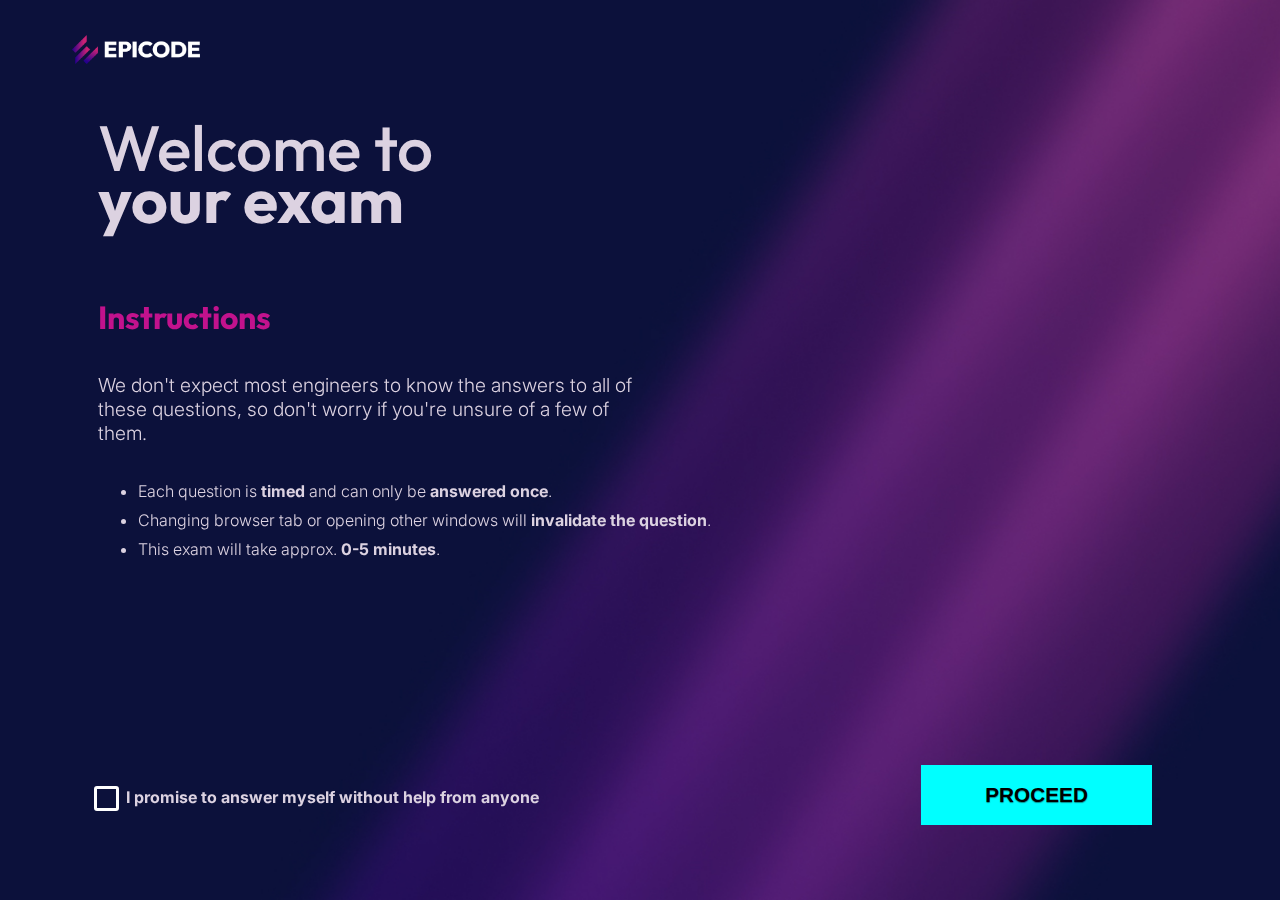
<file: index.html>
<!DOCTYPE html>
<html lang="en">
  <head>
    <meta charset="UTF-8">
    <meta name="viewport" content="width=device-width, initial-scale=1.0">
    <link rel="stylesheet" href="Assets/CSS/style.css">
    <title>TeamMortalKombat</title>
  </head>
  <body>
    <div class="backgroundContainer"></div>
    <header>
      <img src="Assets/IMG/epicode_logo.png" alt="EpicodeLogo">
    </header>
    <main>
       <div id="paginaWelcome">     <!-- PAGINA 1 -->
        <div>
          <h1>Welcome to <br><span>your exam</span></h1>
        </div>
        <div>
          <h2>Instructions</h2>
          <p>
            We don't expect most engineers to know the answers to all of these
            questions, so don't worry if you're unsure of a few of them.
          </p>
          <ul>
            <li>
              Each question is <span>timed</span> and can only be
              <span>answered once</span>.
            </li>
            <li>
              Changing browser tab or opening other windows will
              <span>invalidate the question</span>.
            </li>
            <li>This exam will take approx. <span>0-5 minutes</span>.</li>
          </ul>
          <div id="divflaggaLaCheckbox">
            <p id="flaggaLaCheckbox"></p>
          </div>
        </div>
        <form>
          <div id="checkBoxDiv">
            <input type="checkbox" id="checkBoxObbligatoria" name="checkBoxObbligatoria">
            <label for="checkBoxObbligatoria">
              <span>I promise to answer myself without help from anyone</span>
            </label>
          </div>
          <div id="divBottoneProceed">
            <button type="button" id="bottoneProceed" name="bottoneProceed">
              PROCEED
            </button>
          </div>
        </form>
      </div> 
      <div id="paginaDifficolta">       <!-- PAGINA DIFFICOLTA -->
        <h1>Choose your difficulty</h1>
        <div>
          <button id="bottoneFacile">EASY</button>
          <button id="bottoneMedia">MEDIUM</button>
          <button id="bottoneDifficile">HARD</button>
        </div>
        <div>
          <h2>Choose how many question you want:</h2>
          <input
            id="numeroDomandeScelte"
            type="number"
            min="1"
            max="10"
            value="1"
            required
          />
        </div>
      </div>
      <div id="paginaDomande">     <!-- PAGINA 2 -->
        <div id="timer">
          <svg
          width="60%"
          height="60%"
          viewBox="0 0 160 160"
          class="donut"
          fill="none"
        >
          <circle
            class="donut-hole"
            cx="80"
            cy="80"
            r="63.66"
            fill="transparent"
          ></circle>
          <circle
            class="donut-ring2"
            cx="80"
            cy="80"
            r="63.66"
            fill="transparent"
            stroke-width="14"
          ></circle>
          <circle
            class="donut-segment2 animationTimer"
            cx="80"
            cy="80"
            r="63.66"
            fill="transparent"
            stroke-width="14"
            stroke-dasharray="0"
            stroke-dashoffset="0"
          ></circle>
          <g class="donut-text">
            <text y="30%" transform="translate(0, 4)" font-size="12px">
              <tspan x="50%" text-anchor="middle" class="donut-paragraph">
                Seconds
              </tspan>
            </text>
            <text
              y="55%"
              transform="translate(0, 4)"
              font-size="45px"
              font-weight="bold"
            >
              <tspan x="50%" text-anchor="middle" class="donut-paragraph testoSecondi">
                
              </tspan>
            </text>
            <text y="67.5%" transform="translate(0, 4)" font-size="12px">
              <tspan x="50%" text-anchor="middle" class="donut-paragraph">
                remaining
              </tspan>
            </text>
          </g>
        </svg>
        </div>
        <h1 id="titoloDomandaHtml">How can I create a <span>checkbox in HTML?</span></h1>
        <div id="divContenitoreBottoniDomande">
        </div>
        <div id="paginaDomandeDivP">
          <p>QUESTION <span id="numeroDomandaCorrente"></span><span id="totaleDomandeScelte"></span></p>
        </div>
      </div>
      <div id="paginaRisultati">     <!-- PAGINA 3 -->
        <h1>Results</h1>
        <p id="summaryP">The summary of your answer:</p>
        <div id="divCorrectWrongGrafico">
          <div id="divCorrect">
            <h2>Correct <br><span id="percentualeCorrette"></span></h2>
            <p id="numeroRisposteCorrette"></p>
          </div>
          <div id="divGraficoResults">
            <svg
              width="60%"
              height="60%"
              viewBox="0 0 160 160"
              class="donut"
              fill="none"
            >
              <circle
                class="donut-hole"
                cx="80"
                cy="80"
                r="63.66"
                fill="transparent"
              ></circle>
              <circle
                class="donut-ring"
                cx="80"
                cy="80"
                r="63.66"
                fill="transparent"
                stroke-width="20"
              ></circle>
              <circle
                class="donut-segment"
                cx="80"
                cy="80"
                r="63.66"
                fill="transparent"
                stroke-width="20"
                stroke-dasharray="50 350"
                stroke-dashoffset="100"
              ></circle>
              <g class="donut-text">
                <text y="35%" transform="translate(0, 4)">
                  <tspan
                    x="50%"
                    text-anchor="middle"
                    class="donut-percent donutGraficoP1"
                    font-size="6px"
                  >
                    Congratulations!
                  </tspan>
                </text>
                <text
                  y="41%"
                  transform="translate(0, 4)"
                  font-size="8px"
                  font-weight="bold"
                >
                  <tspan x="50%" text-anchor="middle" class="donut-paragraph donutGraficoP2">
                    You passed the exam.
                  </tspan>
                </text>
                <text y="53%" transform="translate(0, 4)" font-size="5px">
                  <tspan x="50%" text-anchor="middle" class="donut-paragraph donutGraficoP3">
                    We'll send you the certificate
                  </tspan>
                </text>
                <text y="57%" transform="translate(0, 4)" font-size="5px">
                  <tspan x="50%" text-anchor="middle" class="donut-paragraph donutGraficoP4">
                    in few minutes.
                  </tspan>
                </text>
                <text y="61%" transform="translate(0, 4)" font-size="5px">
                  <tspan x="50%" text-anchor="middle" class="donut-paragraph">
                    Check your email (including
                  </tspan>
                </text>
                <text y="65%" transform="translate(0, 4)" font-size="5px">
                  <tspan x="50%" text-anchor="middle" class="donut-paragraph">
                    promotions / spam folder)
                  </tspan>
                </text>
              </g>
            </svg>
          </div>
          <div id="divWrong">
            <h2>Wrong <br><span id="percentualeSbagliate"></span></h2>
            <p id="numeroRisposteSbagliate"></p>
          </div>
        </div>
        <div id="divRateUs">
          <button id="bottoneRateUs">RATE US</button>
        </div>
      </div>
      <div id="paginaFeedback">     <!-- PAGINA 4 -->
        <h1>Tell us how it's going</h1>
        <p>
          From 0 to 10, how likely are you to recommend EPICODE<br>to a friend or a
          colleague?
        </p>
        <form>
          <div>
            <span class="stella stella1" data-value="1">
              <svg width="47" height="46" viewBox="0 0 47 46" fill="none" xmlns="http://www.w3.org/2000/svg">
                <path d="M22.2044 1.55551C22.6143 0.569963 24.0104 0.569964 24.4203 1.55552L29.9874 14.9402C30.1602 15.3557 30.5509 15.6396 30.9994 15.6756L45.4494 16.834C46.5134 16.9193 46.9448 18.2471 46.1341 18.9415L35.1248 28.3722C34.7831 28.6649 34.6338 29.1242 34.7382 29.5619L38.1018 43.6626C38.3494 44.7009 37.2199 45.5215 36.309 44.9651L23.9379 37.4089C23.5538 37.1743 23.0709 37.1743 22.6868 37.4089L10.3157 44.9651C9.40478 45.5215 8.27528 44.7009 8.52295 43.6626L11.8865 29.5619C11.9909 29.1242 11.8416 28.6649 11.4999 28.3722L0.490575 18.9415C-0.320069 18.2471 0.111362 16.9193 1.17535 16.834L15.6253 15.6756C16.0738 15.6396 16.4645 15.3557 16.6374 14.9402L22.2044 1.55551Z"/>
              </svg>
            </span>
            <span class="stella stella2" data-value="2">
              <svg width="47" height="46" viewBox="0 0 47 46" fill="none" xmlns="http://www.w3.org/2000/svg">
                <path d="M22.2044 1.55551C22.6143 0.569963 24.0104 0.569964 24.4203 1.55552L29.9874 14.9402C30.1602 15.3557 30.5509 15.6396 30.9994 15.6756L45.4494 16.834C46.5134 16.9193 46.9448 18.2471 46.1341 18.9415L35.1248 28.3722C34.7831 28.6649 34.6338 29.1242 34.7382 29.5619L38.1018 43.6626C38.3494 44.7009 37.2199 45.5215 36.309 44.9651L23.9379 37.4089C23.5538 37.1743 23.0709 37.1743 22.6868 37.4089L10.3157 44.9651C9.40478 45.5215 8.27528 44.7009 8.52295 43.6626L11.8865 29.5619C11.9909 29.1242 11.8416 28.6649 11.4999 28.3722L0.490575 18.9415C-0.320069 18.2471 0.111362 16.9193 1.17535 16.834L15.6253 15.6756C16.0738 15.6396 16.4645 15.3557 16.6374 14.9402L22.2044 1.55551Z"/>
                </svg>
            </span>
            <span class="stella stella3" data-value="3">
              <svg width="47" height="46" viewBox="0 0 47 46" fill="none" xmlns="http://www.w3.org/2000/svg">
                <path d="M22.2044 1.55551C22.6143 0.569963 24.0104 0.569964 24.4203 1.55552L29.9874 14.9402C30.1602 15.3557 30.5509 15.6396 30.9994 15.6756L45.4494 16.834C46.5134 16.9193 46.9448 18.2471 46.1341 18.9415L35.1248 28.3722C34.7831 28.6649 34.6338 29.1242 34.7382 29.5619L38.1018 43.6626C38.3494 44.7009 37.2199 45.5215 36.309 44.9651L23.9379 37.4089C23.5538 37.1743 23.0709 37.1743 22.6868 37.4089L10.3157 44.9651C9.40478 45.5215 8.27528 44.7009 8.52295 43.6626L11.8865 29.5619C11.9909 29.1242 11.8416 28.6649 11.4999 28.3722L0.490575 18.9415C-0.320069 18.2471 0.111362 16.9193 1.17535 16.834L15.6253 15.6756C16.0738 15.6396 16.4645 15.3557 16.6374 14.9402L22.2044 1.55551Z"/>
                </svg>
            </span>
            <span class="stella stella4" data-value="4">
              <svg width="47" height="46" viewBox="0 0 47 46" fill="none" xmlns="http://www.w3.org/2000/svg">
                <path d="M22.2044 1.55551C22.6143 0.569963 24.0104 0.569964 24.4203 1.55552L29.9874 14.9402C30.1602 15.3557 30.5509 15.6396 30.9994 15.6756L45.4494 16.834C46.5134 16.9193 46.9448 18.2471 46.1341 18.9415L35.1248 28.3722C34.7831 28.6649 34.6338 29.1242 34.7382 29.5619L38.1018 43.6626C38.3494 44.7009 37.2199 45.5215 36.309 44.9651L23.9379 37.4089C23.5538 37.1743 23.0709 37.1743 22.6868 37.4089L10.3157 44.9651C9.40478 45.5215 8.27528 44.7009 8.52295 43.6626L11.8865 29.5619C11.9909 29.1242 11.8416 28.6649 11.4999 28.3722L0.490575 18.9415C-0.320069 18.2471 0.111362 16.9193 1.17535 16.834L15.6253 15.6756C16.0738 15.6396 16.4645 15.3557 16.6374 14.9402L22.2044 1.55551Z"/>
                </svg>
            </span>
            <span class="stella stella5" data-value="5">
              <svg width="47" height="46" viewBox="0 0 47 46" fill="none" xmlns="http://www.w3.org/2000/svg">
                <path d="M22.2044 1.55551C22.6143 0.569963 24.0104 0.569964 24.4203 1.55552L29.9874 14.9402C30.1602 15.3557 30.5509 15.6396 30.9994 15.6756L45.4494 16.834C46.5134 16.9193 46.9448 18.2471 46.1341 18.9415L35.1248 28.3722C34.7831 28.6649 34.6338 29.1242 34.7382 29.5619L38.1018 43.6626C38.3494 44.7009 37.2199 45.5215 36.309 44.9651L23.9379 37.4089C23.5538 37.1743 23.0709 37.1743 22.6868 37.4089L10.3157 44.9651C9.40478 45.5215 8.27528 44.7009 8.52295 43.6626L11.8865 29.5619C11.9909 29.1242 11.8416 28.6649 11.4999 28.3722L0.490575 18.9415C-0.320069 18.2471 0.111362 16.9193 1.17535 16.834L15.6253 15.6756C16.0738 15.6396 16.4645 15.3557 16.6374 14.9402L22.2044 1.55551Z"/>
                </svg>
            </span>
            <span class="stella stella6" data-value="6">
              <svg width="47" height="46" viewBox="0 0 47 46" fill="none" xmlns="http://www.w3.org/2000/svg">
                <path d="M22.2044 1.55551C22.6143 0.569963 24.0104 0.569964 24.4203 1.55552L29.9874 14.9402C30.1602 15.3557 30.5509 15.6396 30.9994 15.6756L45.4494 16.834C46.5134 16.9193 46.9448 18.2471 46.1341 18.9415L35.1248 28.3722C34.7831 28.6649 34.6338 29.1242 34.7382 29.5619L38.1018 43.6626C38.3494 44.7009 37.2199 45.5215 36.309 44.9651L23.9379 37.4089C23.5538 37.1743 23.0709 37.1743 22.6868 37.4089L10.3157 44.9651C9.40478 45.5215 8.27528 44.7009 8.52295 43.6626L11.8865 29.5619C11.9909 29.1242 11.8416 28.6649 11.4999 28.3722L0.490575 18.9415C-0.320069 18.2471 0.111362 16.9193 1.17535 16.834L15.6253 15.6756C16.0738 15.6396 16.4645 15.3557 16.6374 14.9402L22.2044 1.55551Z"/>
                </svg>
            </span>
            <span class="stella stella7" data-value="7">
              <svg width="47" height="46" viewBox="0 0 47 46" fill="none" xmlns="http://www.w3.org/2000/svg">
                <path d="M22.2044 1.55551C22.6143 0.569963 24.0104 0.569964 24.4203 1.55552L29.9874 14.9402C30.1602 15.3557 30.5509 15.6396 30.9994 15.6756L45.4494 16.834C46.5134 16.9193 46.9448 18.2471 46.1341 18.9415L35.1248 28.3722C34.7831 28.6649 34.6338 29.1242 34.7382 29.5619L38.1018 43.6626C38.3494 44.7009 37.2199 45.5215 36.309 44.9651L23.9379 37.4089C23.5538 37.1743 23.0709 37.1743 22.6868 37.4089L10.3157 44.9651C9.40478 45.5215 8.27528 44.7009 8.52295 43.6626L11.8865 29.5619C11.9909 29.1242 11.8416 28.6649 11.4999 28.3722L0.490575 18.9415C-0.320069 18.2471 0.111362 16.9193 1.17535 16.834L15.6253 15.6756C16.0738 15.6396 16.4645 15.3557 16.6374 14.9402L22.2044 1.55551Z"/>
                </svg>
            </span>
            <span class="stella stella8" data-value="8">
              <svg width="47" height="46" viewBox="0 0 47 46" fill="none" xmlns="http://www.w3.org/2000/svg">
                <path d="M22.2044 1.55551C22.6143 0.569963 24.0104 0.569964 24.4203 1.55552L29.9874 14.9402C30.1602 15.3557 30.5509 15.6396 30.9994 15.6756L45.4494 16.834C46.5134 16.9193 46.9448 18.2471 46.1341 18.9415L35.1248 28.3722C34.7831 28.6649 34.6338 29.1242 34.7382 29.5619L38.1018 43.6626C38.3494 44.7009 37.2199 45.5215 36.309 44.9651L23.9379 37.4089C23.5538 37.1743 23.0709 37.1743 22.6868 37.4089L10.3157 44.9651C9.40478 45.5215 8.27528 44.7009 8.52295 43.6626L11.8865 29.5619C11.9909 29.1242 11.8416 28.6649 11.4999 28.3722L0.490575 18.9415C-0.320069 18.2471 0.111362 16.9193 1.17535 16.834L15.6253 15.6756C16.0738 15.6396 16.4645 15.3557 16.6374 14.9402L22.2044 1.55551Z"/>
                </svg>
            </span>
            <span class="stella stella9" data-value="9">
              <svg width="47" height="46" viewBox="0 0 47 46" fill="none" xmlns="http://www.w3.org/2000/svg">
                <path d="M22.2044 1.55551C22.6143 0.569963 24.0104 0.569964 24.4203 1.55552L29.9874 14.9402C30.1602 15.3557 30.5509 15.6396 30.9994 15.6756L45.4494 16.834C46.5134 16.9193 46.9448 18.2471 46.1341 18.9415L35.1248 28.3722C34.7831 28.6649 34.6338 29.1242 34.7382 29.5619L38.1018 43.6626C38.3494 44.7009 37.2199 45.5215 36.309 44.9651L23.9379 37.4089C23.5538 37.1743 23.0709 37.1743 22.6868 37.4089L10.3157 44.9651C9.40478 45.5215 8.27528 44.7009 8.52295 43.6626L11.8865 29.5619C11.9909 29.1242 11.8416 28.6649 11.4999 28.3722L0.490575 18.9415C-0.320069 18.2471 0.111362 16.9193 1.17535 16.834L15.6253 15.6756C16.0738 15.6396 16.4645 15.3557 16.6374 14.9402L22.2044 1.55551Z"/>
                </svg>
            </span>
            <span class="stella stella10" data-value="10">
              <svg width="47" height="46" viewBox="0 0 47 46" fill="none" xmlns="http://www.w3.org/2000/svg">
                <path d="M22.2044 1.55551C22.6143 0.569963 24.0104 0.569964 24.4203 1.55552L29.9874 14.9402C30.1602 15.3557 30.5509 15.6396 30.9994 15.6756L45.4494 16.834C46.5134 16.9193 46.9448 18.2471 46.1341 18.9415L35.1248 28.3722C34.7831 28.6649 34.6338 29.1242 34.7382 29.5619L38.1018 43.6626C38.3494 44.7009 37.2199 45.5215 36.309 44.9651L23.9379 37.4089C23.5538 37.1743 23.0709 37.1743 22.6868 37.4089L10.3157 44.9651C9.40478 45.5215 8.27528 44.7009 8.52295 43.6626L11.8865 29.5619C11.9909 29.1242 11.8416 28.6649 11.4999 28.3722L0.490575 18.9415C-0.320069 18.2471 0.111362 16.9193 1.17535 16.834L15.6253 15.6756C16.0738 15.6396 16.4645 15.3557 16.6374 14.9402L22.2044 1.55551Z"/>
                </svg>
            </span>
          </div>
          <p>Leave us an open feedback about your experience so far</p>
          <input id="commentoFeedback" type="text" placeholder="Write your comment here">
          </form>
          <div>
          <button id="bottoneMoreInfo">LEAVE US A FEEDBACK</button>
          </div>
          <div id="divRiempiInput">
            <p id="riempiInput">Select a star to send a feedback!</p>
          </div>
        <div id="titoloFeedback">
          <h2>Thanks for the feedback!</h2>
        </div>
        <div id="esitoFeedback">
          <div id="stellePiuFeedback">
            <p id="feedbackP"></p>
          </div>
        </div>
      </div>
    </main>
  <script src="Assets/JS/script.js"></script>
  </body>
</html>
</file>
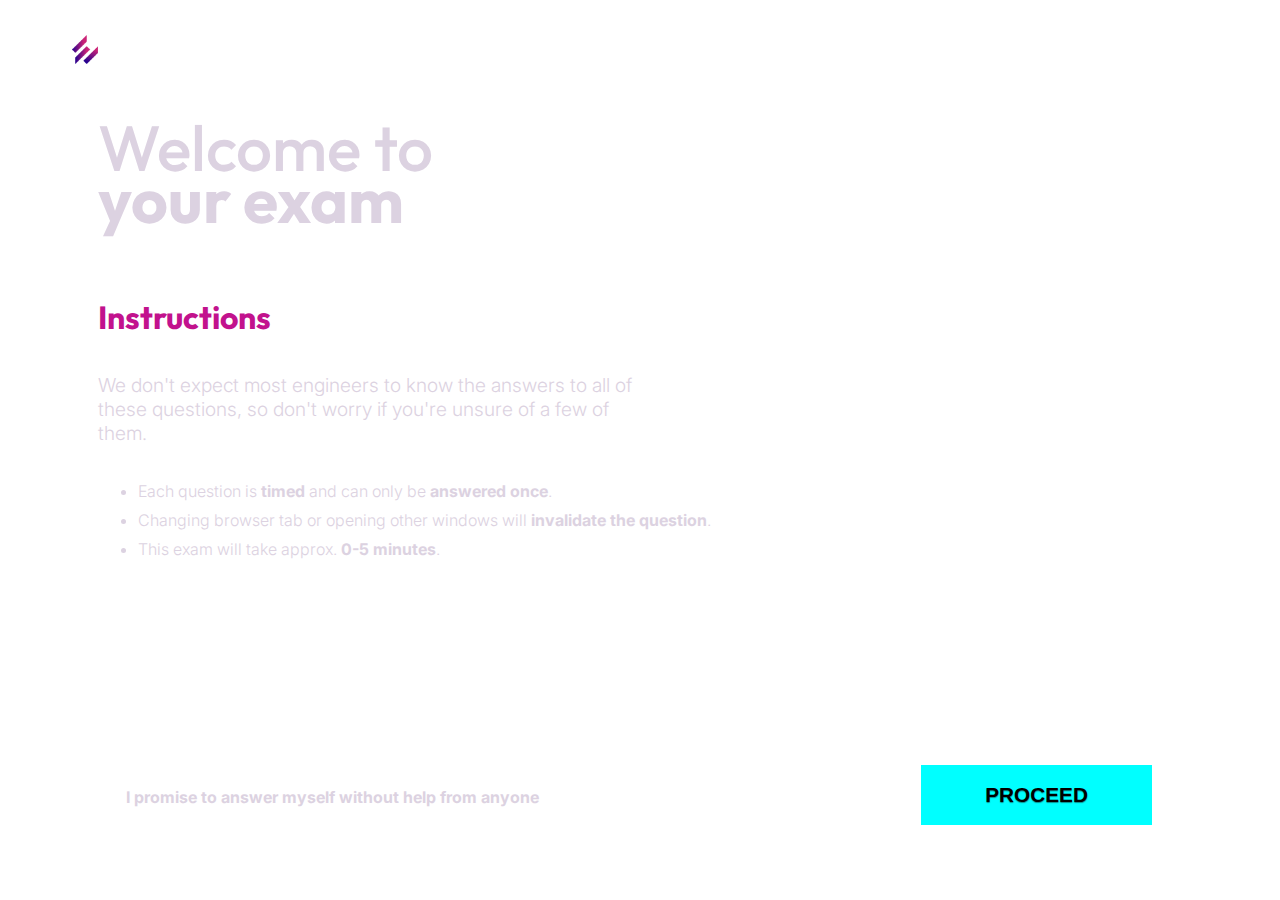
<file: fetch.html>
<!DOCTYPE html>
<html lang="en">
  <head>
    <meta charset="UTF-8" />
    <meta name="viewport" content="width=device-width, initial-scale=1.0" />
    <link rel="stylesheet" href="Assets/CSS/style.css" />
    <title>TeamMortalKombat</title>
  </head>
  <body>
    <header>
      <img src="Assets/IMG/epicode_logo.png" alt="EpicodeLogo" />
    </header>
    <main>
      <div id="paginaWelcome">
        <!-- PAGINA 1 -->
        <div>
          <h1>Welcome to <br /><span>your exam</span></h1>
        </div>
        <div>
          <h2>Instructions</h2>
          <p>
            We don't expect most engineers to know the answers to all of these
            questions, so don't worry if you're unsure of a few of them.
          </p>
          <ul>
            <li>
              Each question is <span>timed</span> and can only be
              <span>answered once</span>.
            </li>
            <li>
              Changing browser tab or opening other windows will
              <span>invalidate the question</span>.
            </li>
            <li>This exam will take approx. <span>0-5 minutes</span>.</li>
          </ul>
        </div>
        <form>
          <div id="checkBoxDiv">
            <input
              type="checkbox"
              id="checkBoxObbligatoria"
              name="checkBoxObbligatoria"
            />
            <label for="checkBoxObbligatoria">
              <span>I promise to answer myself without help from anyone</span>
            </label>
          </div>
          <div id="divBottoneProceed">
            <button type="button" id="bottoneProceed" name="bottoneProceed">
              PROCEED
            </button>
          </div>
        </form>
      </div>
      <div id="paginaDifficolta">
        <h1>Scegli la difficoltà:</h1>
        <div>
          <button id="bottoneFacile">FACILE</button>
          <button id="bottoneMedia">MEDIA</button>
          <button id="bottoneDifficile">DIFFICILE</button>
        </div>
        <div>
          <h2>Digita il numero di domande che vuoi</h2>
          <input
            id="numeroDomandeScelte"
            type="number"
            min="1"
            max="10"
            value="1"
            required
          />
        </div>
      </div>
      <div id="paginaDomande">
        <!-- PAGINA 2 -->
        <div id="timer">
          <svg
            width="60%"
            height="60%"
            viewBox="0 0 160 160"
            class="donut"
            fill="none"
          >
            <circle
              class="donut-hole"
              cx="80"
              cy="80"
              r="63.66"
              fill="transparent"
            ></circle>
            <circle
              class="donut-ring2"
              cx="80"
              cy="80"
              r="63.66"
              fill="transparent"
              stroke-width="14"
            ></circle>
            <circle
              class="donut-segment2 animationTimer"
              cx="80"
              cy="80"
              r="63.66"
              fill="transparent"
              stroke-width="14"
              stroke-dasharray="0"
              stroke-dashoffset="0"
            ></circle>
            <!-- Increase the radius r -->
            <g class="donut-text">
              <!--             <text y="25%" transform="translate(0, 4)" font-size="15px">
              <tspan
                x="50%"
                text-anchor="middle"
                class="donut-percent"
                >
                
              </tspan>
            </text> -->
              <text y="30%" transform="translate(0, 4)" font-size="12px">
                <tspan x="50%" text-anchor="middle" class="donut-paragraph">
                  Seconds
                </tspan>
              </text>
              <!-- Adding a paragraph -->
              <text
                y="55%"
                transform="translate(0, 4)"
                font-size="45px"
                font-weight="bold"
              >
                <tspan
                  x="50%"
                  text-anchor="middle"
                  class="donut-paragraph testoSecondi"
                ></tspan>
              </text>
              <text y="67.5%" transform="translate(0, 4)" font-size="12px">
                <tspan x="50%" text-anchor="middle" class="donut-paragraph">
                  remaining
                </tspan>
              </text>
            </g>
          </svg>
        </div>
        <h1 id="titoloDomandaHtml">
          <span></span>
        </h1>
        <div id="divContenitoreBottoniDomande"></div>
        <div id="paginaDomandeDivP">
          <p>
            QUESTION <span id="numeroDomandaCorrente"></span
            ><span id="totaleDomandeScelte"></span>
          </p>
        </div>
      </div>
      <div id="paginaRisultati">
        <!-- PAGINA 3 -->
        <h1>Results</h1>
        <p id="summaryP">The summary of your answer:</p>
        <div id="divCorrectWrongGrafico">
          <div id="divCorrect">
            <h2>Correct <br /><span id="percentualeCorrette"></span></h2>
            <p id="numeroRisposteCorrette"></p>
          </div>
          <div id="divGraficoResults">
            <svg
              width="60%"
              height="60%"
              viewBox="0 0 160 160"
              class="donut"
              fill="none"
            >
              <circle
                class="donut-hole"
                cx="80"
                cy="80"
                r="63.66"
                fill="transparent"
              ></circle>
              <circle
                class="donut-ring"
                cx="80"
                cy="80"
                r="63.66"
                fill="transparent"
                stroke-width="20"
              ></circle>
              <circle
                class="donut-segment"
                cx="80"
                cy="80"
                r="63.66"
                fill="transparent"
                stroke-width="20"
                stroke-dasharray="50 350"
                stroke-dashoffset="100"
              ></circle>
              <!-- Increase the radius r -->
              <g class="donut-text">
                <text y="35%" transform="translate(0, 4)">
                  <tspan
                    x="50%"
                    text-anchor="middle"
                    class="donut-percent donutGraficoP1"
                    font-size="6px"
                  >
                    Congratulations!
                  </tspan>
                </text>
                <!-- Adding a paragraph -->
                <text
                  y="41%"
                  transform="translate(0, 4)"
                  font-size="8px"
                  font-weight="bold"
                >
                  <tspan
                    x="50%"
                    text-anchor="middle"
                    class="donut-paragraph donutGraficoP2"
                  >
                    You passed the exam.
                  </tspan>
                </text>
                <text y="53%" transform="translate(0, 4)" font-size="5px">
                  <tspan
                    x="50%"
                    text-anchor="middle"
                    class="donut-paragraph donutGraficoP3"
                  >
                    We'll send you the certificate
                  </tspan>
                </text>
                <text y="57%" transform="translate(0, 4)" font-size="5px">
                  <tspan
                    x="50%"
                    text-anchor="middle"
                    class="donut-paragraph donutGraficoP4"
                  >
                    in few minutes.
                  </tspan>
                </text>
                <text y="61%" transform="translate(0, 4)" font-size="5px">
                  <tspan x="50%" text-anchor="middle" class="donut-paragraph">
                    Check your email (including
                  </tspan>
                </text>
                <text y="65%" transform="translate(0, 4)" font-size="5px">
                  <tspan x="50%" text-anchor="middle" class="donut-paragraph">
                    promotions / spam folder)
                  </tspan>
                </text>
              </g>
            </svg>
          </div>
          <div id="divWrong">
            <h2>Wrong <br /><span id="percentualeSbagliate"></span></h2>
            <p id="numeroRisposteSbagliate"></p>
          </div>
        </div>
        <div id="divRateUs">
          <button id="bottoneRateUs">RATE US</button>
        </div>
      </div>
      <div id="paginaFeedback">
        <!-- PAGINA 4 -->
        <h1>Tell us how it's going</h1>
        <p>
          From 0 to 10, how likely are you to recommend EPICODE<br />to a friend
          or a colleague?
        </p>
        <form>
          <div>
            <span class="stella" data-value="1">
              <svg
                width="47"
                height="46"
                viewBox="0 0 47 46"
                fill="none"
                xmlns="http://www.w3.org/2000/svg"
              >
                <path
                  d="M22.2044 1.55551C22.6143 0.569963 24.0104 0.569964 24.4203 1.55552L29.9874 14.9402C30.1602 15.3557 30.5509 15.6396 30.9994 15.6756L45.4494 16.834C46.5134 16.9193 46.9448 18.2471 46.1341 18.9415L35.1248 28.3722C34.7831 28.6649 34.6338 29.1242 34.7382 29.5619L38.1018 43.6626C38.3494 44.7009 37.2199 45.5215 36.309 44.9651L23.9379 37.4089C23.5538 37.1743 23.0709 37.1743 22.6868 37.4089L10.3157 44.9651C9.40478 45.5215 8.27528 44.7009 8.52295 43.6626L11.8865 29.5619C11.9909 29.1242 11.8416 28.6649 11.4999 28.3722L0.490575 18.9415C-0.320069 18.2471 0.111362 16.9193 1.17535 16.834L15.6253 15.6756C16.0738 15.6396 16.4645 15.3557 16.6374 14.9402L22.2044 1.55551Z"
                />
              </svg>
            </span>
            <span class="stella" data-value="2">
              <svg
                width="47"
                height="46"
                viewBox="0 0 47 46"
                fill="none"
                xmlns="http://www.w3.org/2000/svg"
              >
                <path
                  d="M22.2044 1.55551C22.6143 0.569963 24.0104 0.569964 24.4203 1.55552L29.9874 14.9402C30.1602 15.3557 30.5509 15.6396 30.9994 15.6756L45.4494 16.834C46.5134 16.9193 46.9448 18.2471 46.1341 18.9415L35.1248 28.3722C34.7831 28.6649 34.6338 29.1242 34.7382 29.5619L38.1018 43.6626C38.3494 44.7009 37.2199 45.5215 36.309 44.9651L23.9379 37.4089C23.5538 37.1743 23.0709 37.1743 22.6868 37.4089L10.3157 44.9651C9.40478 45.5215 8.27528 44.7009 8.52295 43.6626L11.8865 29.5619C11.9909 29.1242 11.8416 28.6649 11.4999 28.3722L0.490575 18.9415C-0.320069 18.2471 0.111362 16.9193 1.17535 16.834L15.6253 15.6756C16.0738 15.6396 16.4645 15.3557 16.6374 14.9402L22.2044 1.55551Z"
                />
              </svg>
            </span>
            <span class="stella" data-value="3">
              <svg
                width="47"
                height="46"
                viewBox="0 0 47 46"
                fill="none"
                xmlns="http://www.w3.org/2000/svg"
              >
                <path
                  d="M22.2044 1.55551C22.6143 0.569963 24.0104 0.569964 24.4203 1.55552L29.9874 14.9402C30.1602 15.3557 30.5509 15.6396 30.9994 15.6756L45.4494 16.834C46.5134 16.9193 46.9448 18.2471 46.1341 18.9415L35.1248 28.3722C34.7831 28.6649 34.6338 29.1242 34.7382 29.5619L38.1018 43.6626C38.3494 44.7009 37.2199 45.5215 36.309 44.9651L23.9379 37.4089C23.5538 37.1743 23.0709 37.1743 22.6868 37.4089L10.3157 44.9651C9.40478 45.5215 8.27528 44.7009 8.52295 43.6626L11.8865 29.5619C11.9909 29.1242 11.8416 28.6649 11.4999 28.3722L0.490575 18.9415C-0.320069 18.2471 0.111362 16.9193 1.17535 16.834L15.6253 15.6756C16.0738 15.6396 16.4645 15.3557 16.6374 14.9402L22.2044 1.55551Z"
                />
              </svg>
            </span>
            <span class="stella" data-value="4">
              <svg
                width="47"
                height="46"
                viewBox="0 0 47 46"
                fill="none"
                xmlns="http://www.w3.org/2000/svg"
              >
                <path
                  d="M22.2044 1.55551C22.6143 0.569963 24.0104 0.569964 24.4203 1.55552L29.9874 14.9402C30.1602 15.3557 30.5509 15.6396 30.9994 15.6756L45.4494 16.834C46.5134 16.9193 46.9448 18.2471 46.1341 18.9415L35.1248 28.3722C34.7831 28.6649 34.6338 29.1242 34.7382 29.5619L38.1018 43.6626C38.3494 44.7009 37.2199 45.5215 36.309 44.9651L23.9379 37.4089C23.5538 37.1743 23.0709 37.1743 22.6868 37.4089L10.3157 44.9651C9.40478 45.5215 8.27528 44.7009 8.52295 43.6626L11.8865 29.5619C11.9909 29.1242 11.8416 28.6649 11.4999 28.3722L0.490575 18.9415C-0.320069 18.2471 0.111362 16.9193 1.17535 16.834L15.6253 15.6756C16.0738 15.6396 16.4645 15.3557 16.6374 14.9402L22.2044 1.55551Z"
                />
              </svg>
            </span>
            <span class="stella" data-value="5">
              <svg
                width="47"
                height="46"
                viewBox="0 0 47 46"
                fill="none"
                xmlns="http://www.w3.org/2000/svg"
              >
                <path
                  d="M22.2044 1.55551C22.6143 0.569963 24.0104 0.569964 24.4203 1.55552L29.9874 14.9402C30.1602 15.3557 30.5509 15.6396 30.9994 15.6756L45.4494 16.834C46.5134 16.9193 46.9448 18.2471 46.1341 18.9415L35.1248 28.3722C34.7831 28.6649 34.6338 29.1242 34.7382 29.5619L38.1018 43.6626C38.3494 44.7009 37.2199 45.5215 36.309 44.9651L23.9379 37.4089C23.5538 37.1743 23.0709 37.1743 22.6868 37.4089L10.3157 44.9651C9.40478 45.5215 8.27528 44.7009 8.52295 43.6626L11.8865 29.5619C11.9909 29.1242 11.8416 28.6649 11.4999 28.3722L0.490575 18.9415C-0.320069 18.2471 0.111362 16.9193 1.17535 16.834L15.6253 15.6756C16.0738 15.6396 16.4645 15.3557 16.6374 14.9402L22.2044 1.55551Z"
                />
              </svg>
            </span>
            <span class="stella" data-value="6">
              <svg
                width="47"
                height="46"
                viewBox="0 0 47 46"
                fill="none"
                xmlns="http://www.w3.org/2000/svg"
              >
                <path
                  d="M22.2044 1.55551C22.6143 0.569963 24.0104 0.569964 24.4203 1.55552L29.9874 14.9402C30.1602 15.3557 30.5509 15.6396 30.9994 15.6756L45.4494 16.834C46.5134 16.9193 46.9448 18.2471 46.1341 18.9415L35.1248 28.3722C34.7831 28.6649 34.6338 29.1242 34.7382 29.5619L38.1018 43.6626C38.3494 44.7009 37.2199 45.5215 36.309 44.9651L23.9379 37.4089C23.5538 37.1743 23.0709 37.1743 22.6868 37.4089L10.3157 44.9651C9.40478 45.5215 8.27528 44.7009 8.52295 43.6626L11.8865 29.5619C11.9909 29.1242 11.8416 28.6649 11.4999 28.3722L0.490575 18.9415C-0.320069 18.2471 0.111362 16.9193 1.17535 16.834L15.6253 15.6756C16.0738 15.6396 16.4645 15.3557 16.6374 14.9402L22.2044 1.55551Z"
                />
              </svg>
            </span>
            <span class="stella" data-value="7">
              <svg
                width="47"
                height="46"
                viewBox="0 0 47 46"
                fill="none"
                xmlns="http://www.w3.org/2000/svg"
              >
                <path
                  d="M22.2044 1.55551C22.6143 0.569963 24.0104 0.569964 24.4203 1.55552L29.9874 14.9402C30.1602 15.3557 30.5509 15.6396 30.9994 15.6756L45.4494 16.834C46.5134 16.9193 46.9448 18.2471 46.1341 18.9415L35.1248 28.3722C34.7831 28.6649 34.6338 29.1242 34.7382 29.5619L38.1018 43.6626C38.3494 44.7009 37.2199 45.5215 36.309 44.9651L23.9379 37.4089C23.5538 37.1743 23.0709 37.1743 22.6868 37.4089L10.3157 44.9651C9.40478 45.5215 8.27528 44.7009 8.52295 43.6626L11.8865 29.5619C11.9909 29.1242 11.8416 28.6649 11.4999 28.3722L0.490575 18.9415C-0.320069 18.2471 0.111362 16.9193 1.17535 16.834L15.6253 15.6756C16.0738 15.6396 16.4645 15.3557 16.6374 14.9402L22.2044 1.55551Z"
                />
              </svg>
            </span>
            <span class="stella" data-value="8">
              <svg
                width="47"
                height="46"
                viewBox="0 0 47 46"
                fill="none"
                xmlns="http://www.w3.org/2000/svg"
              >
                <path
                  d="M22.2044 1.55551C22.6143 0.569963 24.0104 0.569964 24.4203 1.55552L29.9874 14.9402C30.1602 15.3557 30.5509 15.6396 30.9994 15.6756L45.4494 16.834C46.5134 16.9193 46.9448 18.2471 46.1341 18.9415L35.1248 28.3722C34.7831 28.6649 34.6338 29.1242 34.7382 29.5619L38.1018 43.6626C38.3494 44.7009 37.2199 45.5215 36.309 44.9651L23.9379 37.4089C23.5538 37.1743 23.0709 37.1743 22.6868 37.4089L10.3157 44.9651C9.40478 45.5215 8.27528 44.7009 8.52295 43.6626L11.8865 29.5619C11.9909 29.1242 11.8416 28.6649 11.4999 28.3722L0.490575 18.9415C-0.320069 18.2471 0.111362 16.9193 1.17535 16.834L15.6253 15.6756C16.0738 15.6396 16.4645 15.3557 16.6374 14.9402L22.2044 1.55551Z"
                />
              </svg>
            </span>
            <span class="stella" data-value="9">
              <svg
                width="47"
                height="46"
                viewBox="0 0 47 46"
                fill="none"
                xmlns="http://www.w3.org/2000/svg"
              >
                <path
                  d="M22.2044 1.55551C22.6143 0.569963 24.0104 0.569964 24.4203 1.55552L29.9874 14.9402C30.1602 15.3557 30.5509 15.6396 30.9994 15.6756L45.4494 16.834C46.5134 16.9193 46.9448 18.2471 46.1341 18.9415L35.1248 28.3722C34.7831 28.6649 34.6338 29.1242 34.7382 29.5619L38.1018 43.6626C38.3494 44.7009 37.2199 45.5215 36.309 44.9651L23.9379 37.4089C23.5538 37.1743 23.0709 37.1743 22.6868 37.4089L10.3157 44.9651C9.40478 45.5215 8.27528 44.7009 8.52295 43.6626L11.8865 29.5619C11.9909 29.1242 11.8416 28.6649 11.4999 28.3722L0.490575 18.9415C-0.320069 18.2471 0.111362 16.9193 1.17535 16.834L15.6253 15.6756C16.0738 15.6396 16.4645 15.3557 16.6374 14.9402L22.2044 1.55551Z"
                />
              </svg>
            </span>
            <span class="stella" data-value="10">
              <svg
                width="47"
                height="46"
                viewBox="0 0 47 46"
                fill="none"
                xmlns="http://www.w3.org/2000/svg"
              >
                <path
                  d="M22.2044 1.55551C22.6143 0.569963 24.0104 0.569964 24.4203 1.55552L29.9874 14.9402C30.1602 15.3557 30.5509 15.6396 30.9994 15.6756L45.4494 16.834C46.5134 16.9193 46.9448 18.2471 46.1341 18.9415L35.1248 28.3722C34.7831 28.6649 34.6338 29.1242 34.7382 29.5619L38.1018 43.6626C38.3494 44.7009 37.2199 45.5215 36.309 44.9651L23.9379 37.4089C23.5538 37.1743 23.0709 37.1743 22.6868 37.4089L10.3157 44.9651C9.40478 45.5215 8.27528 44.7009 8.52295 43.6626L11.8865 29.5619C11.9909 29.1242 11.8416 28.6649 11.4999 28.3722L0.490575 18.9415C-0.320069 18.2471 0.111362 16.9193 1.17535 16.834L15.6253 15.6756C16.0738 15.6396 16.4645 15.3557 16.6374 14.9402L22.2044 1.55551Z"
                />
              </svg>
            </span>
          </div>
          <p>Leave us an open feedback about your experience so far</p>
          <input type="text" placeholder="Write your comment here" />
          <div>
            <button id="bottoneMoreInfo" type="submit">MORE INFO</button>
          </div>
        </form>
      </div>
    </main>
    <script src="Assets/JS/script_4.js"></script>
    <!--       <script src="Assets/JS/script2.js"></script> -->
  </body>
</html>
</file>
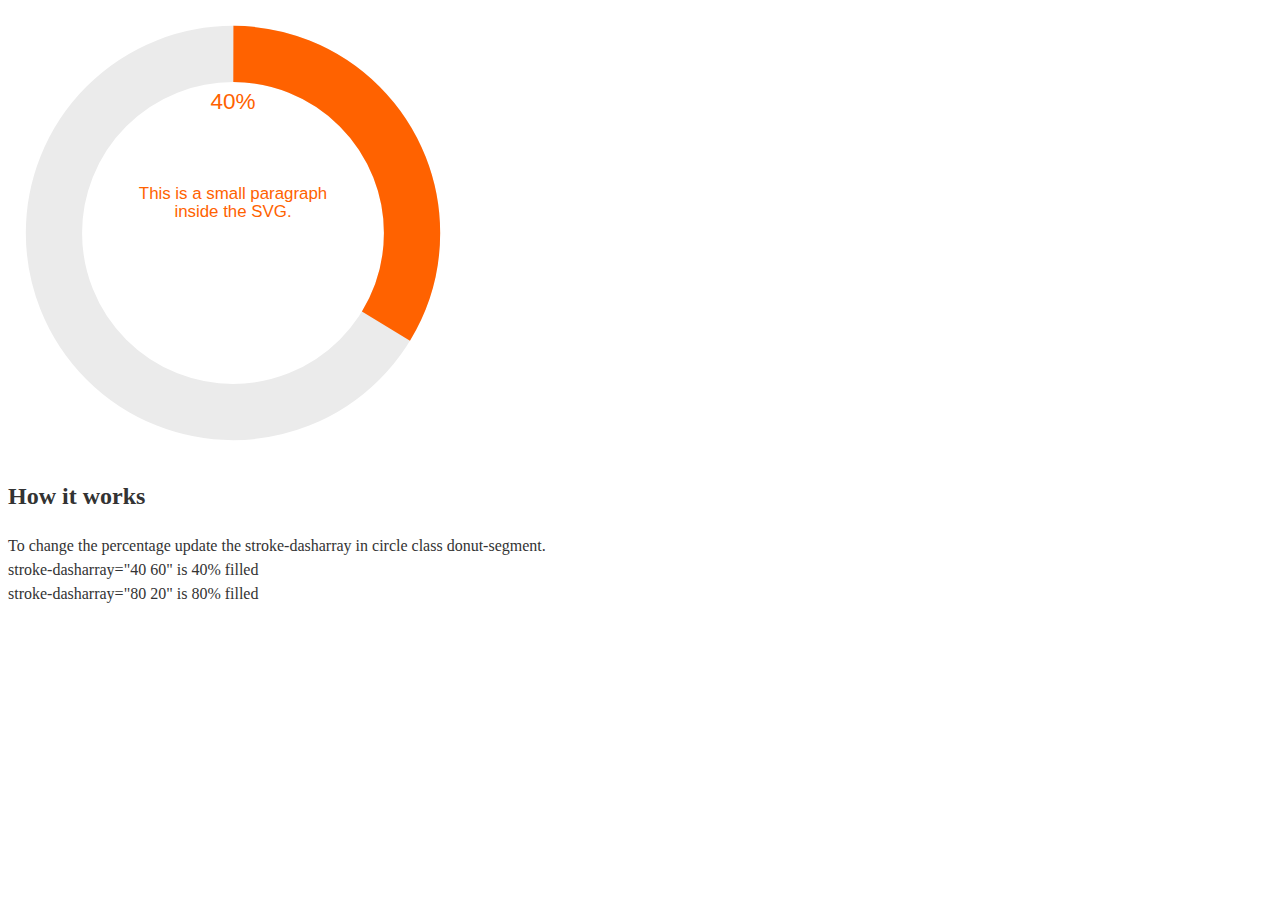
<file: grafico.html>
<html lang="en">
  <head>
    <meta charset="UTF-8" />
    <meta name="viewport" content="width=device-width, initial-scale=1.0" />
    <meta http-equiv="X-UA-Compatible" content="ie=edge" />
    <title>SVG Percentage doughnut</title>
    <style>
      @keyframes donut-chart-fill {
        to {
          stroke-dasharray: 0 100;
        }
      }
      body {
        font-size: 16px;
        font-size: 1rem;
        font-weight: 400;
        line-height: 1.5;
        color: #333;
      }

      .svg-item {
        width: 450px;
        height: 450px;
        font-size: 16px;
      }
      .donut-ring {
        stroke: #ebebeb;
      }

      .donut-segment {
        animation: donut-chart-fill 1s reverse ease-in;
        transform-origin: center;
        stroke: #ff6200;
      }

      .donut-text {
        font-family: Arial, Helvetica, sans-serif;
        fill: #ff6200;
      }

      .donut-label {
        font-size: 0.28em;
        font-weight: 700;
        line-height: 1;
        fill: #000;
        transform: translateY(0.25em);
      }

      .donut-percent {
        font-size: 0.5em;
        fill: #ff6200;
        line-height: 1;
        transform: translateY(0.5em);
      }
    </style>
  </head>
  <body>
    <div class="svg-item">
      <svg width="100%" height="100%" viewBox="0 0 160 160" class="donut">
        <circle
          class="donut-hole"
          cx="80"
          cy="80"
          r="63.66"
          fill="#fff"
        ></circle>
        <circle
          class="donut-ring"
          cx="80"
          cy="80"
          r="63.66"
          fill="transparent"
          stroke-width="20"
        ></circle>
        <circle
          class="donut-segment"
          cx="80"
          cy="80"
          r="63.66"
          fill="transparent"
          stroke-width="20"
          stroke-dasharray="134.8 265.2"
          stroke-dashoffset="100"
        ></circle>
        <!-- Increase the radius r -->
        <g class="donut-text">
          <text y="20%" transform="translate(0, 4)">
            <tspan x="50%" text-anchor="middle" class="donut-percent">
              40%
            </tspan>
          </text>
          <!-- Adding a paragraph -->
          <text y="40%" transform="translate(0, 4)" font-size="6px">
            <tspan x="50%" text-anchor="middle" class="donut-paragraph">
              This is a small paragraph
            </tspan>
          </text>
          <text y="44%" transform="translate(0, 4)" font-size="6px">
            <tspan x="50%" text-anchor="middle" class="donut-paragraph">
              inside the SVG.
            </tspan>
          </text>
        </g>
      </svg>
    </div>

    <h2>How it works</h2>
    <p>
      To change the percentage update the stroke-dasharray in circle class
      donut-segment. <br />
      stroke-dasharray="40 60" is 40% filled <br />
      stroke-dasharray="80 20" is 80% filled
    </p>
  </body>
</html>
</file>
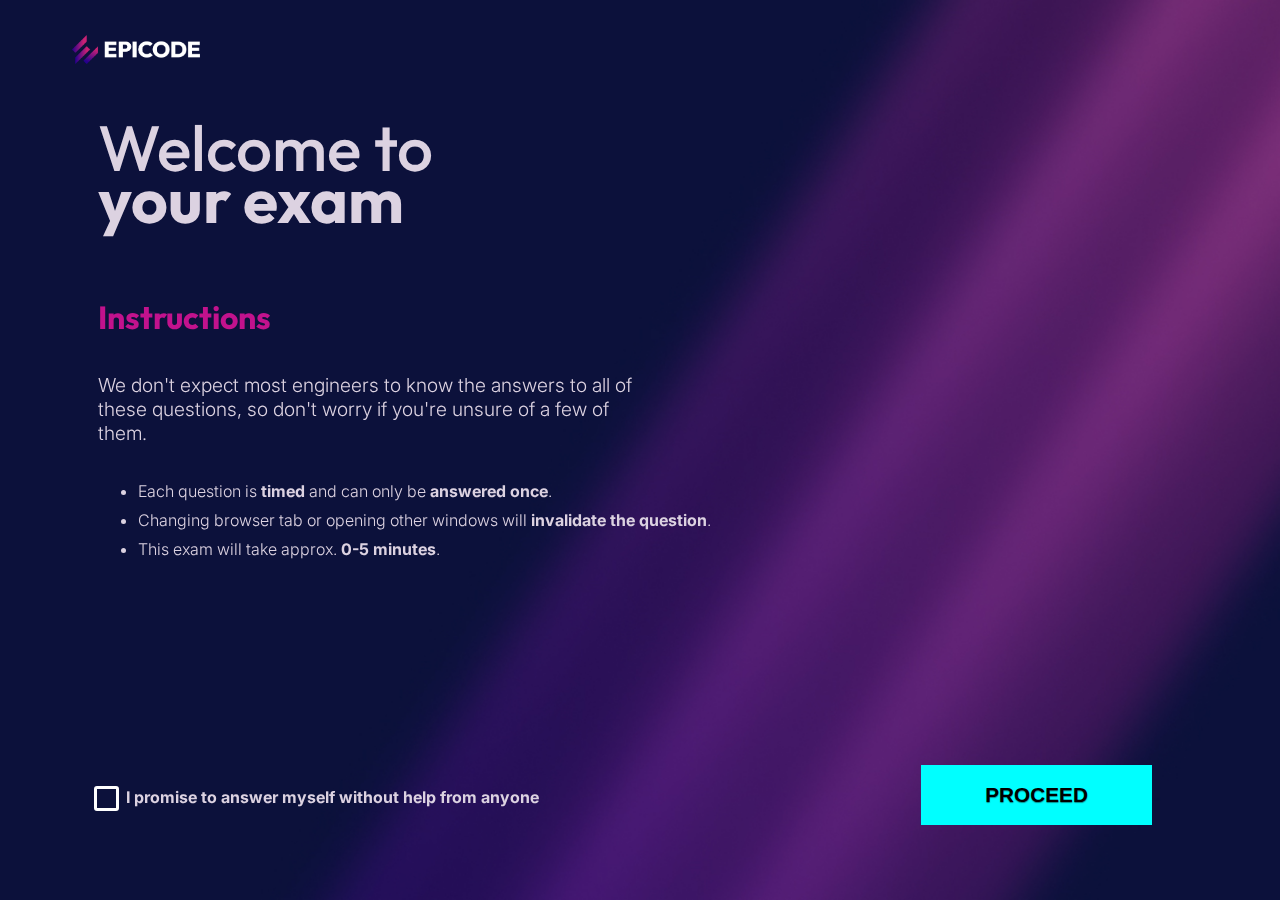
<file: index2.html>
<!DOCTYPE html>
<html lang="en">
  <head>
    <meta charset="UTF-8">
    <meta name="viewport" content="width=device-width, initial-scale=1.0">
    <link rel="stylesheet" href="Assets/CSS/style.css">
    <title>TeamMortalKombat</title>
  </head>
  <body>
    <div class="backgroundContainer"></div>
    <header>
      <img src="Assets/IMG/epicode_logo.png" alt="EpicodeLogo"> 
    </header>
    <main>
       <div id="paginaWelcome">     <!-- PAGINA 1 -->
        <div>
          <h1>Welcome to <br><span>your exam</span></h1>
        </div>
        <div>
          <h2>Instructions</h2>
          <p>
            We don't expect most engineers to know the answers to all of these
            questions, so don't worry if you're unsure of a few of them.
          </p>
          <ul>
            <li>
              Each question is <span>timed</span> and can only be
              <span>answered once</span>.
            </li>
            <li>
              Changing browser tab or opening other windows will
              <span>invalidate the question</span>.
            </li>
            <li>This exam will take approx. <span>0-5 minutes</span>.</li>
          </ul>
          <div id="divflaggaLaCheckbox">
            <p id="flaggaLaCheckbox"></p>
          </div>
        </div>
        <form>
          <div id="checkBoxDiv">
            <input type="checkbox" id="checkBoxObbligatoria" name="checkBoxObbligatoria">
            <label for="checkBoxObbligatoria">
              <span>I promise to answer myself without help from anyone</span>
            </label>
          </div>
          <div id="divBottoneProceed">
            <button type="button" id="bottoneProceed" name="bottoneProceed">
              PROCEED
            </button>
          </div>
        </form>
      </div> 
      <div id="paginaDifficolta">       <!-- PAGINA DIFFICOLTA -->
        <h1>Choose your difficulty</h1>
        <div>
          <button id="bottoneFacile">FACILE</button>
          <button id="bottoneMedia">MEDIA</button>
          <button id="bottoneDifficile">DIFFICILE</button>
        </div>
        <div>
          <h2>Digita il numero di domande che vuoi</h2>
          <input
            id="numeroDomandeScelte"
            type="number"
            min="1"
            max="10"
            value="1"
            required
          />
        </div>
      </div>
      <div id="paginaDomande">     <!-- PAGINA 2 -->
        <div id="timer">
          <svg
          width="60%"
          height="60%"
          viewBox="0 0 160 160"
          class="donut"
          fill="none"
        >
          <circle
            class="donut-hole"
            cx="80"
            cy="80"
            r="63.66"
            fill="transparent"
          ></circle>
          <circle
            class="donut-ring2"
            cx="80"
            cy="80"
            r="63.66"
            fill="transparent"
            stroke-width="14"
          ></circle>
          <circle
            class="donut-segment2 animationTimer"
            cx="80"
            cy="80"
            r="63.66"
            fill="transparent"
            stroke-width="14"
            stroke-dasharray="0"
            stroke-dashoffset="0"
          ></circle>
          <g class="donut-text">
            <text y="30%" transform="translate(0, 4)" font-size="12px">
              <tspan x="50%" text-anchor="middle" class="donut-paragraph">
                Seconds
              </tspan>
            </text>
            <text
              y="55%"
              transform="translate(0, 4)"
              font-size="45px"
              font-weight="bold"
            >
              <tspan x="50%" text-anchor="middle" class="donut-paragraph testoSecondi">
                
              </tspan>
            </text>
            <text y="67.5%" transform="translate(0, 4)" font-size="12px">
              <tspan x="50%" text-anchor="middle" class="donut-paragraph">
                remaining
              </tspan>
            </text>
          </g>
        </svg>
        </div>
        <h1 id="titoloDomandaHtml"><span></span></h1>
        <div id="divContenitoreBottoniDomande">
        </div>
        <div id="paginaDomandeDivP">
          <p>QUESTION <span id="numeroDomandaCorrente"></span><span id="totaleDomandeScelte"></span></p>
        </div>
      </div>
      <div id="paginaRisultati">     <!-- PAGINA 3 -->
        <h1>Results</h1>
        <p id="summaryP">The summary of your answer:</p>
        <div id="divCorrectWrongGrafico">
          <div id="divCorrect">
            <h2>Correct <br><span id="percentualeCorrette"></span></h2>
            <p id="numeroRisposteCorrette"></p>
          </div>
          <div id="divGraficoResults">
            <svg
              width="60%"
              height="60%"
              viewBox="0 0 160 160"
              class="donut"
              fill="none"
            >
              <circle
                class="donut-hole"
                cx="80"
                cy="80"
                r="63.66"
                fill="transparent"
              ></circle>
              <circle
                class="donut-ring"
                cx="80"
                cy="80"
                r="63.66"
                fill="transparent"
                stroke-width="20"
              ></circle>
              <circle
                class="donut-segment"
                cx="80"
                cy="80"
                r="63.66"
                fill="transparent"
                stroke-width="20"
                stroke-dasharray="50 350"
                stroke-dashoffset="100"
              ></circle>
              <g class="donut-text">
                <text y="35%" transform="translate(0, 4)">
                  <tspan
                    x="50%"
                    text-anchor="middle"
                    class="donut-percent donutGraficoP1"
                    font-size="6px"
                  >
                    Congratulations!
                  </tspan>
                </text>
                <text
                  y="41%"
                  transform="translate(0, 4)"
                  font-size="8px"
                  font-weight="bold"
                >
                  <tspan x="50%" text-anchor="middle" class="donut-paragraph donutGraficoP2">
                    You passed the exam.
                  </tspan>
                </text>
                <text y="53%" transform="translate(0, 4)" font-size="5px">
                  <tspan x="50%" text-anchor="middle" class="donut-paragraph donutGraficoP3">
                    We'll send you the certificate
                  </tspan>
                </text>
                <text y="57%" transform="translate(0, 4)" font-size="5px">
                  <tspan x="50%" text-anchor="middle" class="donut-paragraph donutGraficoP4">
                    in few minutes.
                  </tspan>
                </text>
                <text y="61%" transform="translate(0, 4)" font-size="5px">
                  <tspan x="50%" text-anchor="middle" class="donut-paragraph">
                    Check your email (including
                  </tspan>
                </text>
                <text y="65%" transform="translate(0, 4)" font-size="5px">
                  <tspan x="50%" text-anchor="middle" class="donut-paragraph">
                    promotions / spam folder)
                  </tspan>
                </text>
              </g>
            </svg>
          </div>
          <div id="divWrong">
            <h2>Wrong <br><span id="percentualeSbagliate"></span></h2>
            <p id="numeroRisposteSbagliate"></p>
          </div>
        </div>
        <div id="divRateUs">
          <button id="bottoneRateUs">RATE US</button>
        </div>
      </div>
      <div id="paginaFeedback">     <!-- PAGINA 4 -->
        <h1>Tell us how it's going</h1>
        <p>
          From 0 to 10, how likely are you to recommend EPICODE<br>to a friend or a
          colleague?
        </p>
        <form>
          <div>
            <span class="stella stella1" data-value="1">
              <svg width="47" height="46" viewBox="0 0 47 46" fill="none" xmlns="http://www.w3.org/2000/svg">
                <path d="M22.2044 1.55551C22.6143 0.569963 24.0104 0.569964 24.4203 1.55552L29.9874 14.9402C30.1602 15.3557 30.5509 15.6396 30.9994 15.6756L45.4494 16.834C46.5134 16.9193 46.9448 18.2471 46.1341 18.9415L35.1248 28.3722C34.7831 28.6649 34.6338 29.1242 34.7382 29.5619L38.1018 43.6626C38.3494 44.7009 37.2199 45.5215 36.309 44.9651L23.9379 37.4089C23.5538 37.1743 23.0709 37.1743 22.6868 37.4089L10.3157 44.9651C9.40478 45.5215 8.27528 44.7009 8.52295 43.6626L11.8865 29.5619C11.9909 29.1242 11.8416 28.6649 11.4999 28.3722L0.490575 18.9415C-0.320069 18.2471 0.111362 16.9193 1.17535 16.834L15.6253 15.6756C16.0738 15.6396 16.4645 15.3557 16.6374 14.9402L22.2044 1.55551Z"/>
              </svg>
            </span>
            <span class="stella stella2" data-value="2">
              <svg width="47" height="46" viewBox="0 0 47 46" fill="none" xmlns="http://www.w3.org/2000/svg">
                <path d="M22.2044 1.55551C22.6143 0.569963 24.0104 0.569964 24.4203 1.55552L29.9874 14.9402C30.1602 15.3557 30.5509 15.6396 30.9994 15.6756L45.4494 16.834C46.5134 16.9193 46.9448 18.2471 46.1341 18.9415L35.1248 28.3722C34.7831 28.6649 34.6338 29.1242 34.7382 29.5619L38.1018 43.6626C38.3494 44.7009 37.2199 45.5215 36.309 44.9651L23.9379 37.4089C23.5538 37.1743 23.0709 37.1743 22.6868 37.4089L10.3157 44.9651C9.40478 45.5215 8.27528 44.7009 8.52295 43.6626L11.8865 29.5619C11.9909 29.1242 11.8416 28.6649 11.4999 28.3722L0.490575 18.9415C-0.320069 18.2471 0.111362 16.9193 1.17535 16.834L15.6253 15.6756C16.0738 15.6396 16.4645 15.3557 16.6374 14.9402L22.2044 1.55551Z"/>
                </svg>
            </span>
            <span class="stella stella3" data-value="3">
              <svg width="47" height="46" viewBox="0 0 47 46" fill="none" xmlns="http://www.w3.org/2000/svg">
                <path d="M22.2044 1.55551C22.6143 0.569963 24.0104 0.569964 24.4203 1.55552L29.9874 14.9402C30.1602 15.3557 30.5509 15.6396 30.9994 15.6756L45.4494 16.834C46.5134 16.9193 46.9448 18.2471 46.1341 18.9415L35.1248 28.3722C34.7831 28.6649 34.6338 29.1242 34.7382 29.5619L38.1018 43.6626C38.3494 44.7009 37.2199 45.5215 36.309 44.9651L23.9379 37.4089C23.5538 37.1743 23.0709 37.1743 22.6868 37.4089L10.3157 44.9651C9.40478 45.5215 8.27528 44.7009 8.52295 43.6626L11.8865 29.5619C11.9909 29.1242 11.8416 28.6649 11.4999 28.3722L0.490575 18.9415C-0.320069 18.2471 0.111362 16.9193 1.17535 16.834L15.6253 15.6756C16.0738 15.6396 16.4645 15.3557 16.6374 14.9402L22.2044 1.55551Z"/>
                </svg>
            </span>
            <span class="stella stella4" data-value="4">
              <svg width="47" height="46" viewBox="0 0 47 46" fill="none" xmlns="http://www.w3.org/2000/svg">
                <path d="M22.2044 1.55551C22.6143 0.569963 24.0104 0.569964 24.4203 1.55552L29.9874 14.9402C30.1602 15.3557 30.5509 15.6396 30.9994 15.6756L45.4494 16.834C46.5134 16.9193 46.9448 18.2471 46.1341 18.9415L35.1248 28.3722C34.7831 28.6649 34.6338 29.1242 34.7382 29.5619L38.1018 43.6626C38.3494 44.7009 37.2199 45.5215 36.309 44.9651L23.9379 37.4089C23.5538 37.1743 23.0709 37.1743 22.6868 37.4089L10.3157 44.9651C9.40478 45.5215 8.27528 44.7009 8.52295 43.6626L11.8865 29.5619C11.9909 29.1242 11.8416 28.6649 11.4999 28.3722L0.490575 18.9415C-0.320069 18.2471 0.111362 16.9193 1.17535 16.834L15.6253 15.6756C16.0738 15.6396 16.4645 15.3557 16.6374 14.9402L22.2044 1.55551Z"/>
                </svg>
            </span>
            <span class="stella stella5" data-value="5">
              <svg width="47" height="46" viewBox="0 0 47 46" fill="none" xmlns="http://www.w3.org/2000/svg">
                <path d="M22.2044 1.55551C22.6143 0.569963 24.0104 0.569964 24.4203 1.55552L29.9874 14.9402C30.1602 15.3557 30.5509 15.6396 30.9994 15.6756L45.4494 16.834C46.5134 16.9193 46.9448 18.2471 46.1341 18.9415L35.1248 28.3722C34.7831 28.6649 34.6338 29.1242 34.7382 29.5619L38.1018 43.6626C38.3494 44.7009 37.2199 45.5215 36.309 44.9651L23.9379 37.4089C23.5538 37.1743 23.0709 37.1743 22.6868 37.4089L10.3157 44.9651C9.40478 45.5215 8.27528 44.7009 8.52295 43.6626L11.8865 29.5619C11.9909 29.1242 11.8416 28.6649 11.4999 28.3722L0.490575 18.9415C-0.320069 18.2471 0.111362 16.9193 1.17535 16.834L15.6253 15.6756C16.0738 15.6396 16.4645 15.3557 16.6374 14.9402L22.2044 1.55551Z"/>
                </svg>
            </span>
            <span class="stella stella6" data-value="6">
              <svg width="47" height="46" viewBox="0 0 47 46" fill="none" xmlns="http://www.w3.org/2000/svg">
                <path d="M22.2044 1.55551C22.6143 0.569963 24.0104 0.569964 24.4203 1.55552L29.9874 14.9402C30.1602 15.3557 30.5509 15.6396 30.9994 15.6756L45.4494 16.834C46.5134 16.9193 46.9448 18.2471 46.1341 18.9415L35.1248 28.3722C34.7831 28.6649 34.6338 29.1242 34.7382 29.5619L38.1018 43.6626C38.3494 44.7009 37.2199 45.5215 36.309 44.9651L23.9379 37.4089C23.5538 37.1743 23.0709 37.1743 22.6868 37.4089L10.3157 44.9651C9.40478 45.5215 8.27528 44.7009 8.52295 43.6626L11.8865 29.5619C11.9909 29.1242 11.8416 28.6649 11.4999 28.3722L0.490575 18.9415C-0.320069 18.2471 0.111362 16.9193 1.17535 16.834L15.6253 15.6756C16.0738 15.6396 16.4645 15.3557 16.6374 14.9402L22.2044 1.55551Z"/>
                </svg>
            </span>
            <span class="stella stella7" data-value="7">
              <svg width="47" height="46" viewBox="0 0 47 46" fill="none" xmlns="http://www.w3.org/2000/svg">
                <path d="M22.2044 1.55551C22.6143 0.569963 24.0104 0.569964 24.4203 1.55552L29.9874 14.9402C30.1602 15.3557 30.5509 15.6396 30.9994 15.6756L45.4494 16.834C46.5134 16.9193 46.9448 18.2471 46.1341 18.9415L35.1248 28.3722C34.7831 28.6649 34.6338 29.1242 34.7382 29.5619L38.1018 43.6626C38.3494 44.7009 37.2199 45.5215 36.309 44.9651L23.9379 37.4089C23.5538 37.1743 23.0709 37.1743 22.6868 37.4089L10.3157 44.9651C9.40478 45.5215 8.27528 44.7009 8.52295 43.6626L11.8865 29.5619C11.9909 29.1242 11.8416 28.6649 11.4999 28.3722L0.490575 18.9415C-0.320069 18.2471 0.111362 16.9193 1.17535 16.834L15.6253 15.6756C16.0738 15.6396 16.4645 15.3557 16.6374 14.9402L22.2044 1.55551Z"/>
                </svg>
            </span>
            <span class="stella stella8" data-value="8">
              <svg width="47" height="46" viewBox="0 0 47 46" fill="none" xmlns="http://www.w3.org/2000/svg">
                <path d="M22.2044 1.55551C22.6143 0.569963 24.0104 0.569964 24.4203 1.55552L29.9874 14.9402C30.1602 15.3557 30.5509 15.6396 30.9994 15.6756L45.4494 16.834C46.5134 16.9193 46.9448 18.2471 46.1341 18.9415L35.1248 28.3722C34.7831 28.6649 34.6338 29.1242 34.7382 29.5619L38.1018 43.6626C38.3494 44.7009 37.2199 45.5215 36.309 44.9651L23.9379 37.4089C23.5538 37.1743 23.0709 37.1743 22.6868 37.4089L10.3157 44.9651C9.40478 45.5215 8.27528 44.7009 8.52295 43.6626L11.8865 29.5619C11.9909 29.1242 11.8416 28.6649 11.4999 28.3722L0.490575 18.9415C-0.320069 18.2471 0.111362 16.9193 1.17535 16.834L15.6253 15.6756C16.0738 15.6396 16.4645 15.3557 16.6374 14.9402L22.2044 1.55551Z"/>
                </svg>
            </span>
            <span class="stella stella9" data-value="9">
              <svg width="47" height="46" viewBox="0 0 47 46" fill="none" xmlns="http://www.w3.org/2000/svg">
                <path d="M22.2044 1.55551C22.6143 0.569963 24.0104 0.569964 24.4203 1.55552L29.9874 14.9402C30.1602 15.3557 30.5509 15.6396 30.9994 15.6756L45.4494 16.834C46.5134 16.9193 46.9448 18.2471 46.1341 18.9415L35.1248 28.3722C34.7831 28.6649 34.6338 29.1242 34.7382 29.5619L38.1018 43.6626C38.3494 44.7009 37.2199 45.5215 36.309 44.9651L23.9379 37.4089C23.5538 37.1743 23.0709 37.1743 22.6868 37.4089L10.3157 44.9651C9.40478 45.5215 8.27528 44.7009 8.52295 43.6626L11.8865 29.5619C11.9909 29.1242 11.8416 28.6649 11.4999 28.3722L0.490575 18.9415C-0.320069 18.2471 0.111362 16.9193 1.17535 16.834L15.6253 15.6756C16.0738 15.6396 16.4645 15.3557 16.6374 14.9402L22.2044 1.55551Z"/>
                </svg>
            </span>
            <span class="stella stella10" data-value="10">
              <svg width="47" height="46" viewBox="0 0 47 46" fill="none" xmlns="http://www.w3.org/2000/svg">
                <path d="M22.2044 1.55551C22.6143 0.569963 24.0104 0.569964 24.4203 1.55552L29.9874 14.9402C30.1602 15.3557 30.5509 15.6396 30.9994 15.6756L45.4494 16.834C46.5134 16.9193 46.9448 18.2471 46.1341 18.9415L35.1248 28.3722C34.7831 28.6649 34.6338 29.1242 34.7382 29.5619L38.1018 43.6626C38.3494 44.7009 37.2199 45.5215 36.309 44.9651L23.9379 37.4089C23.5538 37.1743 23.0709 37.1743 22.6868 37.4089L10.3157 44.9651C9.40478 45.5215 8.27528 44.7009 8.52295 43.6626L11.8865 29.5619C11.9909 29.1242 11.8416 28.6649 11.4999 28.3722L0.490575 18.9415C-0.320069 18.2471 0.111362 16.9193 1.17535 16.834L15.6253 15.6756C16.0738 15.6396 16.4645 15.3557 16.6374 14.9402L22.2044 1.55551Z"/>
                </svg>
            </span>
          </div>
          <p>Leave us an open feedback about your experience so far</p>
          <input id="commentoFeedback" type="text" placeholder="Write your comment here">
          </form>
          <div>
          <button id="bottoneMoreInfo">LEAVE US A FEEDBACK</button>
          </div>
        <div id="titoloFeedback">
          <h2>Thanks for the feedback!</h2>
        </div>
        <div id="esitoFeedback">
          <div id="stellePiuFeedback">
            <p id="feedbackP"></p>
          </div>
        </div>
      </div>
    </main>
  <script src="Assets/JS/script2.js"></script>
  </body>
</html>
</file>
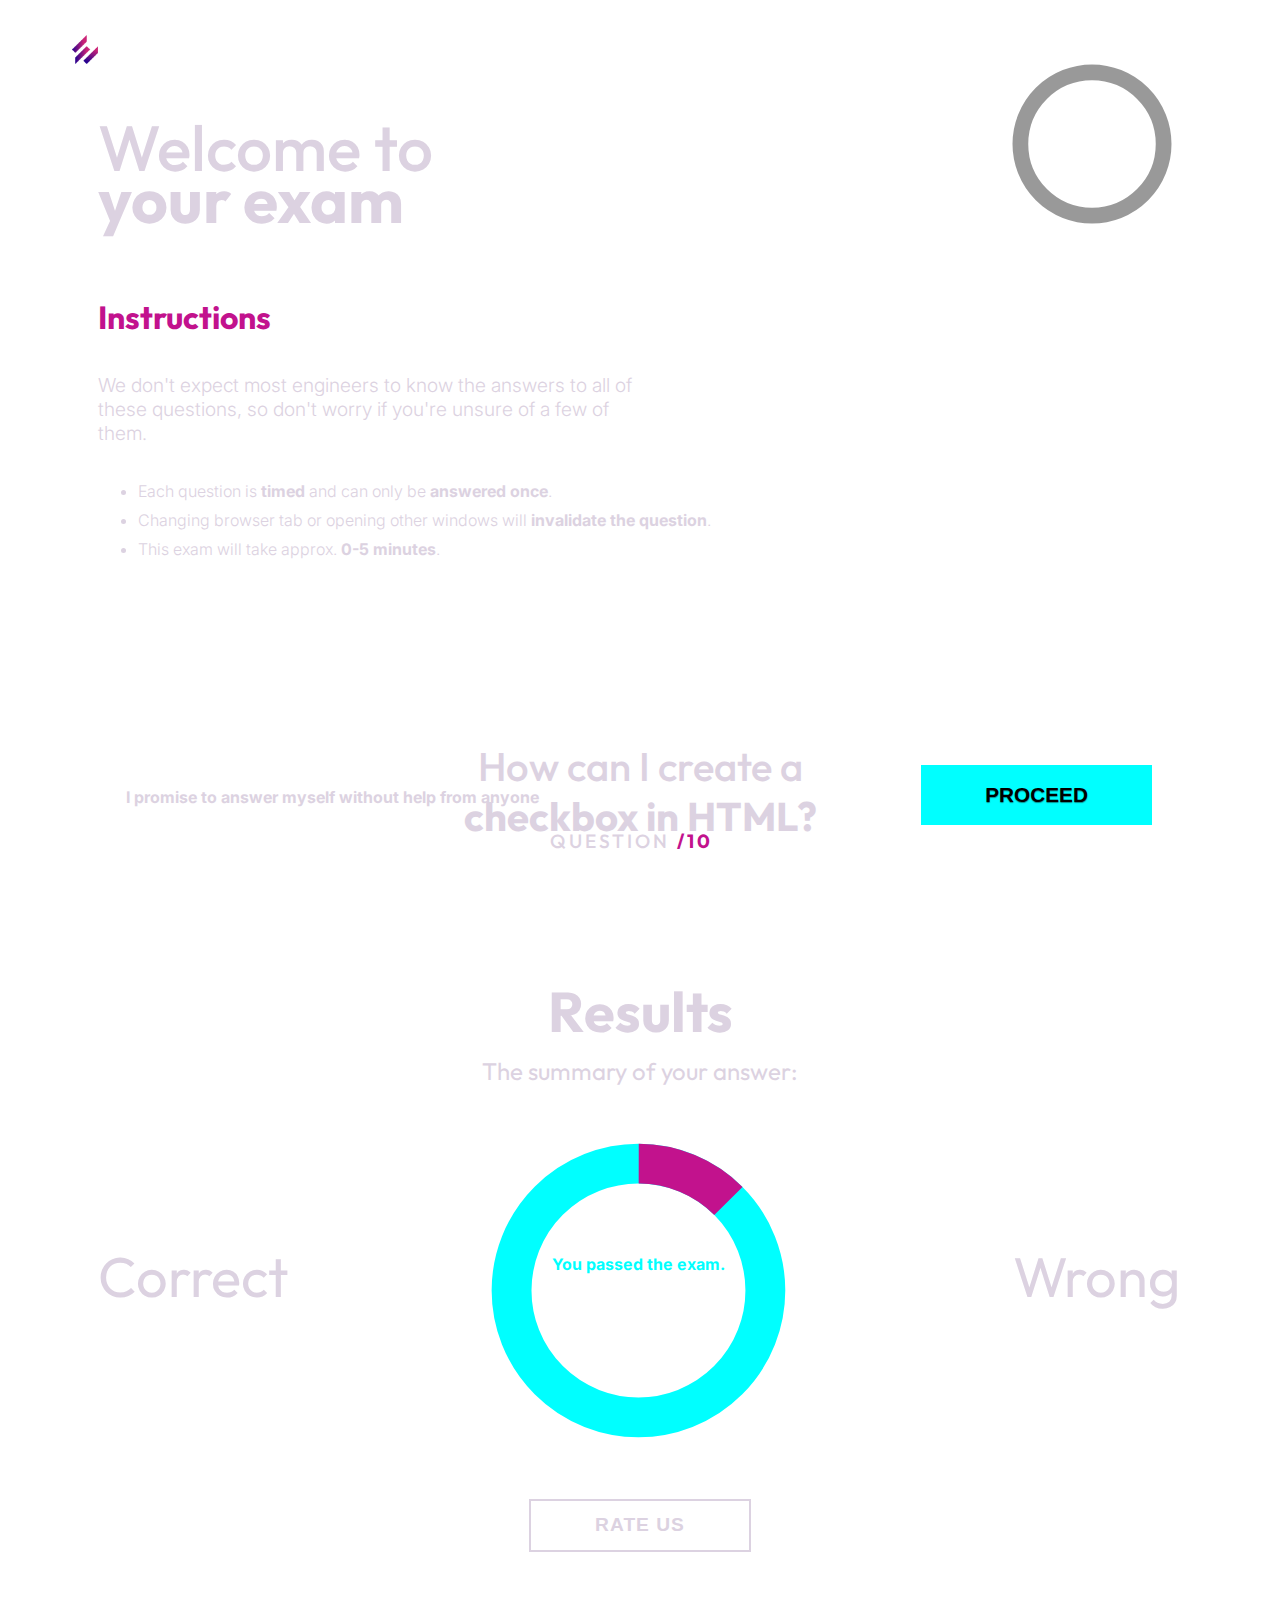
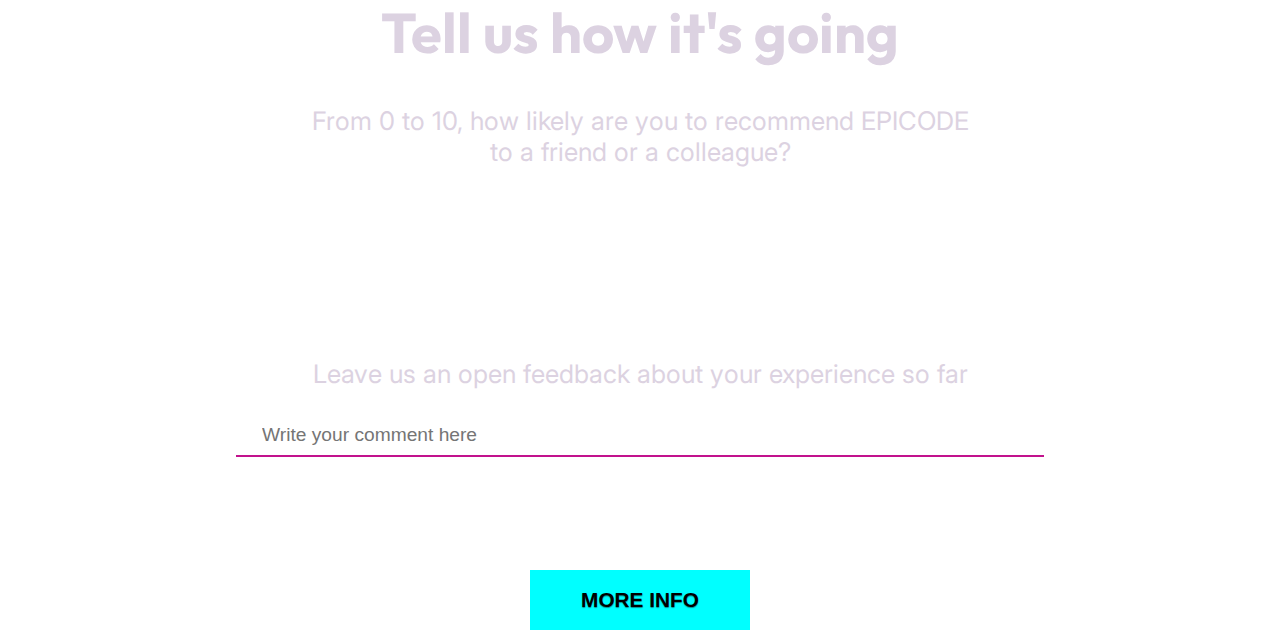
<file: index_2.html>
<!DOCTYPE html>
<html lang="en">
  <head>
    <meta charset="UTF-8" />
    <meta name="viewport" content="width=device-width, initial-scale=1.0" />
    <link rel="stylesheet" href="Assets/CSS/style.css" />
    <title>TeamMortalKombat</title>
  </head>
  <body>
    <header>
      <img src="Assets/IMG/epicode_logo.png" alt="EpicodeLogo" />
    </header>
    <main>
      <div id="paginaWelcome">
        <!-- PAGINA 1 -->
        <div>
          <h1>Welcome to <br /><span>your exam</span></h1>
        </div>
        <div>
          <h2>Instructions</h2>
          <p>
            We don't expect most engineers to know the answers to all of these
            questions, so don't worry if you're unsure of a few of them.
          </p>
          <ul>
            <li>
              Each question is <span>timed</span> and can only be
              <span>answered once</span>.
            </li>
            <li>
              Changing browser tab or opening other windows will
              <span>invalidate the question</span>.
            </li>
            <li>This exam will take approx. <span>0-5 minutes</span>.</li>
          </ul>
        </div>
        <form>
          <div id="checkBoxDiv">
            <input
              type="checkbox"
              id="checkBoxObbligatoria"
              name="checkBoxObbligatoria"
            />
            <label for="checkBoxObbligatoria">
              <span>I promise to answer myself without help from anyone</span>
            </label>
          </div>
          <div id="divBottoneProceed">
            <button type="button" id="bottoneProceed" name="bottoneProceed">
              PROCEED
            </button>
          </div>
        </form>
      </div>
      <div id="paginaDomande">
        <!-- PAGINA 2 -->
        <div id="timer">
          <svg
            width="60%"
            height="60%"
            viewBox="0 0 160 160"
            class="donut"
            fill="none"
          >
            <circle
              class="donut-hole"
              cx="80"
              cy="80"
              r="63.66"
              fill="transparent"
            ></circle>
            <circle
              class="donut-ring2"
              cx="80"
              cy="80"
              r="63.66"
              fill="transparent"
              stroke-width="14"
            ></circle>
            <circle
              class="donut-segment2 animationTimer"
              cx="80"
              cy="80"
              r="63.66"
              fill="transparent"
              stroke-width="14"
              stroke-dasharray="0"
              stroke-dashoffset="0"
            ></circle>
            <!-- Increase the radius r -->
            <g class="donut-text">
              <!--             <text y="25%" transform="translate(0, 4)" font-size="15px">
              <tspan
                x="50%"
                text-anchor="middle"
                class="donut-percent"
                >
                
              </tspan>
            </text> -->
              <text y="30%" transform="translate(0, 4)" font-size="12px">
                <tspan x="50%" text-anchor="middle" class="donut-paragraph">
                  Seconds
                </tspan>
              </text>
              <!-- Adding a paragraph -->
              <text
                y="55%"
                transform="translate(0, 4)"
                font-size="45px"
                font-weight="bold"
              >
                <tspan
                  x="50%"
                  text-anchor="middle"
                  class="donut-paragraph testoSecondi"
                ></tspan>
              </text>
              <text y="67.5%" transform="translate(0, 4)" font-size="12px">
                <tspan x="50%" text-anchor="middle" class="donut-paragraph">
                  remaining
                </tspan>
              </text>
            </g>
          </svg>
        </div>
        <h1 id="titoloDomandaHtml">
          How can I create a <span>checkbox in HTML?</span>
        </h1>
        <div id="divContenitoreBottoniDomande"></div>
        <div id="paginaDomandeDivP">
          <p>
            QUESTION <span id="numeroDomandaCorrente"></span><span>/10</span>
          </p>
        </div>
      </div>
      <div id="paginaRisultati">
        <!-- PAGINA 3 -->
        <h1>Results</h1>
        <p id="summaryP">The summary of your answer:</p>
        <div id="divCorrectWrongGrafico">
          <div id="divCorrect">
            <h2>Correct <br /><span id="percentualeCorrette"></span></h2>
            <p id="numeroRisposteCorrette"></p>
          </div>
          <div id="divGraficoResults">
            <svg
              width="60%"
              height="60%"
              viewBox="0 0 160 160"
              class="donut"
              fill="none"
            >
              <circle
                class="donut-hole"
                cx="80"
                cy="80"
                r="63.66"
                fill="transparent"
              ></circle>
              <circle
                class="donut-ring"
                cx="80"
                cy="80"
                r="63.66"
                fill="transparent"
                stroke-width="20"
              ></circle>
              <circle
                class="donut-segment"
                cx="80"
                cy="80"
                r="63.66"
                fill="transparent"
                stroke-width="20"
                stroke-dasharray="50 350"
                stroke-dashoffset="100"
              ></circle>
              <!-- Increase the radius r -->
              <g class="donut-text">
                <text y="35%" transform="translate(0, 4)">
                  <tspan
                    x="50%"
                    text-anchor="middle"
                    class="donut-percent donutGraficoP1"
                    font-size="6px"
                  >
                    Congratulations!
                  </tspan>
                </text>
                <!-- Adding a paragraph -->
                <text
                  y="41%"
                  transform="translate(0, 4)"
                  font-size="8px"
                  font-weight="bold"
                >
                  <tspan
                    x="50%"
                    text-anchor="middle"
                    class="donut-paragraph donutGraficoP2"
                  >
                    You passed the exam.
                  </tspan>
                </text>
                <text y="53%" transform="translate(0, 4)" font-size="5px">
                  <tspan
                    x="50%"
                    text-anchor="middle"
                    class="donut-paragraph donutGraficoP3"
                  >
                    We'll send you the certificate
                  </tspan>
                </text>
                <text y="57%" transform="translate(0, 4)" font-size="5px">
                  <tspan
                    x="50%"
                    text-anchor="middle"
                    class="donut-paragraph donutGraficoP4"
                  >
                    in few minutes.
                  </tspan>
                </text>
                <text y="61%" transform="translate(0, 4)" font-size="5px">
                  <tspan x="50%" text-anchor="middle" class="donut-paragraph">
                    Check your email (including
                  </tspan>
                </text>
                <text y="65%" transform="translate(0, 4)" font-size="5px">
                  <tspan x="50%" text-anchor="middle" class="donut-paragraph">
                    promotions / spam folder)
                  </tspan>
                </text>
              </g>
            </svg>
          </div>
          <div id="divWrong">
            <h2>Wrong <br /><span id="percentualeSbagliate"></span></h2>
            <p id="numeroRisposteSbagliate"></p>
          </div>
        </div>
        <div id="divRateUs">
          <button id="bottoneRateUs">RATE US</button>
        </div>
      </div>
      <div id="paginaFeedback">
        <!-- PAGINA 4 -->
        <h1>Tell us how it's going</h1>
        <p>
          From 0 to 10, how likely are you to recommend EPICODE<br />to a friend
          or a colleague?
        </p>
        <form>
          <div>
            <span class="stella" data-value="1">
              <svg
                width="47"
                height="46"
                viewBox="0 0 47 46"
                fill="none"
                xmlns="http://www.w3.org/2000/svg"
              >
                <path
                  d="M22.2044 1.55551C22.6143 0.569963 24.0104 0.569964 24.4203 1.55552L29.9874 14.9402C30.1602 15.3557 30.5509 15.6396 30.9994 15.6756L45.4494 16.834C46.5134 16.9193 46.9448 18.2471 46.1341 18.9415L35.1248 28.3722C34.7831 28.6649 34.6338 29.1242 34.7382 29.5619L38.1018 43.6626C38.3494 44.7009 37.2199 45.5215 36.309 44.9651L23.9379 37.4089C23.5538 37.1743 23.0709 37.1743 22.6868 37.4089L10.3157 44.9651C9.40478 45.5215 8.27528 44.7009 8.52295 43.6626L11.8865 29.5619C11.9909 29.1242 11.8416 28.6649 11.4999 28.3722L0.490575 18.9415C-0.320069 18.2471 0.111362 16.9193 1.17535 16.834L15.6253 15.6756C16.0738 15.6396 16.4645 15.3557 16.6374 14.9402L22.2044 1.55551Z"
                />
              </svg>
            </span>
            <span class="stella" data-value="2">
              <svg
                width="47"
                height="46"
                viewBox="0 0 47 46"
                fill="none"
                xmlns="http://www.w3.org/2000/svg"
              >
                <path
                  d="M22.2044 1.55551C22.6143 0.569963 24.0104 0.569964 24.4203 1.55552L29.9874 14.9402C30.1602 15.3557 30.5509 15.6396 30.9994 15.6756L45.4494 16.834C46.5134 16.9193 46.9448 18.2471 46.1341 18.9415L35.1248 28.3722C34.7831 28.6649 34.6338 29.1242 34.7382 29.5619L38.1018 43.6626C38.3494 44.7009 37.2199 45.5215 36.309 44.9651L23.9379 37.4089C23.5538 37.1743 23.0709 37.1743 22.6868 37.4089L10.3157 44.9651C9.40478 45.5215 8.27528 44.7009 8.52295 43.6626L11.8865 29.5619C11.9909 29.1242 11.8416 28.6649 11.4999 28.3722L0.490575 18.9415C-0.320069 18.2471 0.111362 16.9193 1.17535 16.834L15.6253 15.6756C16.0738 15.6396 16.4645 15.3557 16.6374 14.9402L22.2044 1.55551Z"
                />
              </svg>
            </span>
            <span class="stella" data-value="3">
              <svg
                width="47"
                height="46"
                viewBox="0 0 47 46"
                fill="none"
                xmlns="http://www.w3.org/2000/svg"
              >
                <path
                  d="M22.2044 1.55551C22.6143 0.569963 24.0104 0.569964 24.4203 1.55552L29.9874 14.9402C30.1602 15.3557 30.5509 15.6396 30.9994 15.6756L45.4494 16.834C46.5134 16.9193 46.9448 18.2471 46.1341 18.9415L35.1248 28.3722C34.7831 28.6649 34.6338 29.1242 34.7382 29.5619L38.1018 43.6626C38.3494 44.7009 37.2199 45.5215 36.309 44.9651L23.9379 37.4089C23.5538 37.1743 23.0709 37.1743 22.6868 37.4089L10.3157 44.9651C9.40478 45.5215 8.27528 44.7009 8.52295 43.6626L11.8865 29.5619C11.9909 29.1242 11.8416 28.6649 11.4999 28.3722L0.490575 18.9415C-0.320069 18.2471 0.111362 16.9193 1.17535 16.834L15.6253 15.6756C16.0738 15.6396 16.4645 15.3557 16.6374 14.9402L22.2044 1.55551Z"
                />
              </svg>
            </span>
            <span class="stella" data-value="4">
              <svg
                width="47"
                height="46"
                viewBox="0 0 47 46"
                fill="none"
                xmlns="http://www.w3.org/2000/svg"
              >
                <path
                  d="M22.2044 1.55551C22.6143 0.569963 24.0104 0.569964 24.4203 1.55552L29.9874 14.9402C30.1602 15.3557 30.5509 15.6396 30.9994 15.6756L45.4494 16.834C46.5134 16.9193 46.9448 18.2471 46.1341 18.9415L35.1248 28.3722C34.7831 28.6649 34.6338 29.1242 34.7382 29.5619L38.1018 43.6626C38.3494 44.7009 37.2199 45.5215 36.309 44.9651L23.9379 37.4089C23.5538 37.1743 23.0709 37.1743 22.6868 37.4089L10.3157 44.9651C9.40478 45.5215 8.27528 44.7009 8.52295 43.6626L11.8865 29.5619C11.9909 29.1242 11.8416 28.6649 11.4999 28.3722L0.490575 18.9415C-0.320069 18.2471 0.111362 16.9193 1.17535 16.834L15.6253 15.6756C16.0738 15.6396 16.4645 15.3557 16.6374 14.9402L22.2044 1.55551Z"
                />
              </svg>
            </span>
            <span class="stella" data-value="5">
              <svg
                width="47"
                height="46"
                viewBox="0 0 47 46"
                fill="none"
                xmlns="http://www.w3.org/2000/svg"
              >
                <path
                  d="M22.2044 1.55551C22.6143 0.569963 24.0104 0.569964 24.4203 1.55552L29.9874 14.9402C30.1602 15.3557 30.5509 15.6396 30.9994 15.6756L45.4494 16.834C46.5134 16.9193 46.9448 18.2471 46.1341 18.9415L35.1248 28.3722C34.7831 28.6649 34.6338 29.1242 34.7382 29.5619L38.1018 43.6626C38.3494 44.7009 37.2199 45.5215 36.309 44.9651L23.9379 37.4089C23.5538 37.1743 23.0709 37.1743 22.6868 37.4089L10.3157 44.9651C9.40478 45.5215 8.27528 44.7009 8.52295 43.6626L11.8865 29.5619C11.9909 29.1242 11.8416 28.6649 11.4999 28.3722L0.490575 18.9415C-0.320069 18.2471 0.111362 16.9193 1.17535 16.834L15.6253 15.6756C16.0738 15.6396 16.4645 15.3557 16.6374 14.9402L22.2044 1.55551Z"
                />
              </svg>
            </span>
            <span class="stella" data-value="6">
              <svg
                width="47"
                height="46"
                viewBox="0 0 47 46"
                fill="none"
                xmlns="http://www.w3.org/2000/svg"
              >
                <path
                  d="M22.2044 1.55551C22.6143 0.569963 24.0104 0.569964 24.4203 1.55552L29.9874 14.9402C30.1602 15.3557 30.5509 15.6396 30.9994 15.6756L45.4494 16.834C46.5134 16.9193 46.9448 18.2471 46.1341 18.9415L35.1248 28.3722C34.7831 28.6649 34.6338 29.1242 34.7382 29.5619L38.1018 43.6626C38.3494 44.7009 37.2199 45.5215 36.309 44.9651L23.9379 37.4089C23.5538 37.1743 23.0709 37.1743 22.6868 37.4089L10.3157 44.9651C9.40478 45.5215 8.27528 44.7009 8.52295 43.6626L11.8865 29.5619C11.9909 29.1242 11.8416 28.6649 11.4999 28.3722L0.490575 18.9415C-0.320069 18.2471 0.111362 16.9193 1.17535 16.834L15.6253 15.6756C16.0738 15.6396 16.4645 15.3557 16.6374 14.9402L22.2044 1.55551Z"
                />
              </svg>
            </span>
            <span class="stella" data-value="7">
              <svg
                width="47"
                height="46"
                viewBox="0 0 47 46"
                fill="none"
                xmlns="http://www.w3.org/2000/svg"
              >
                <path
                  d="M22.2044 1.55551C22.6143 0.569963 24.0104 0.569964 24.4203 1.55552L29.9874 14.9402C30.1602 15.3557 30.5509 15.6396 30.9994 15.6756L45.4494 16.834C46.5134 16.9193 46.9448 18.2471 46.1341 18.9415L35.1248 28.3722C34.7831 28.6649 34.6338 29.1242 34.7382 29.5619L38.1018 43.6626C38.3494 44.7009 37.2199 45.5215 36.309 44.9651L23.9379 37.4089C23.5538 37.1743 23.0709 37.1743 22.6868 37.4089L10.3157 44.9651C9.40478 45.5215 8.27528 44.7009 8.52295 43.6626L11.8865 29.5619C11.9909 29.1242 11.8416 28.6649 11.4999 28.3722L0.490575 18.9415C-0.320069 18.2471 0.111362 16.9193 1.17535 16.834L15.6253 15.6756C16.0738 15.6396 16.4645 15.3557 16.6374 14.9402L22.2044 1.55551Z"
                />
              </svg>
            </span>
            <span class="stella" data-value="8">
              <svg
                width="47"
                height="46"
                viewBox="0 0 47 46"
                fill="none"
                xmlns="http://www.w3.org/2000/svg"
              >
                <path
                  d="M22.2044 1.55551C22.6143 0.569963 24.0104 0.569964 24.4203 1.55552L29.9874 14.9402C30.1602 15.3557 30.5509 15.6396 30.9994 15.6756L45.4494 16.834C46.5134 16.9193 46.9448 18.2471 46.1341 18.9415L35.1248 28.3722C34.7831 28.6649 34.6338 29.1242 34.7382 29.5619L38.1018 43.6626C38.3494 44.7009 37.2199 45.5215 36.309 44.9651L23.9379 37.4089C23.5538 37.1743 23.0709 37.1743 22.6868 37.4089L10.3157 44.9651C9.40478 45.5215 8.27528 44.7009 8.52295 43.6626L11.8865 29.5619C11.9909 29.1242 11.8416 28.6649 11.4999 28.3722L0.490575 18.9415C-0.320069 18.2471 0.111362 16.9193 1.17535 16.834L15.6253 15.6756C16.0738 15.6396 16.4645 15.3557 16.6374 14.9402L22.2044 1.55551Z"
                />
              </svg>
            </span>
            <span class="stella" data-value="9">
              <svg
                width="47"
                height="46"
                viewBox="0 0 47 46"
                fill="none"
                xmlns="http://www.w3.org/2000/svg"
              >
                <path
                  d="M22.2044 1.55551C22.6143 0.569963 24.0104 0.569964 24.4203 1.55552L29.9874 14.9402C30.1602 15.3557 30.5509 15.6396 30.9994 15.6756L45.4494 16.834C46.5134 16.9193 46.9448 18.2471 46.1341 18.9415L35.1248 28.3722C34.7831 28.6649 34.6338 29.1242 34.7382 29.5619L38.1018 43.6626C38.3494 44.7009 37.2199 45.5215 36.309 44.9651L23.9379 37.4089C23.5538 37.1743 23.0709 37.1743 22.6868 37.4089L10.3157 44.9651C9.40478 45.5215 8.27528 44.7009 8.52295 43.6626L11.8865 29.5619C11.9909 29.1242 11.8416 28.6649 11.4999 28.3722L0.490575 18.9415C-0.320069 18.2471 0.111362 16.9193 1.17535 16.834L15.6253 15.6756C16.0738 15.6396 16.4645 15.3557 16.6374 14.9402L22.2044 1.55551Z"
                />
              </svg>
            </span>
            <span class="stella" data-value="10">
              <svg
                width="47"
                height="46"
                viewBox="0 0 47 46"
                fill="none"
                xmlns="http://www.w3.org/2000/svg"
              >
                <path
                  d="M22.2044 1.55551C22.6143 0.569963 24.0104 0.569964 24.4203 1.55552L29.9874 14.9402C30.1602 15.3557 30.5509 15.6396 30.9994 15.6756L45.4494 16.834C46.5134 16.9193 46.9448 18.2471 46.1341 18.9415L35.1248 28.3722C34.7831 28.6649 34.6338 29.1242 34.7382 29.5619L38.1018 43.6626C38.3494 44.7009 37.2199 45.5215 36.309 44.9651L23.9379 37.4089C23.5538 37.1743 23.0709 37.1743 22.6868 37.4089L10.3157 44.9651C9.40478 45.5215 8.27528 44.7009 8.52295 43.6626L11.8865 29.5619C11.9909 29.1242 11.8416 28.6649 11.4999 28.3722L0.490575 18.9415C-0.320069 18.2471 0.111362 16.9193 1.17535 16.834L15.6253 15.6756C16.0738 15.6396 16.4645 15.3557 16.6374 14.9402L22.2044 1.55551Z"
                />
              </svg>
            </span>
          </div>
          <p>Leave us an open feedback about your experience so far</p>
          <input type="text" placeholder="Write your comment here" />
          <div>
            <button id="bottoneMoreInfo" type="submit">MORE INFO</button>
          </div>
        </form>
      </div>
    </main>
    <script src="Assets/JS/script_4.js"></script>
    <!--     <script src="Assets/JS/script2.js"></script> -->
  </body>
</html>
</file>
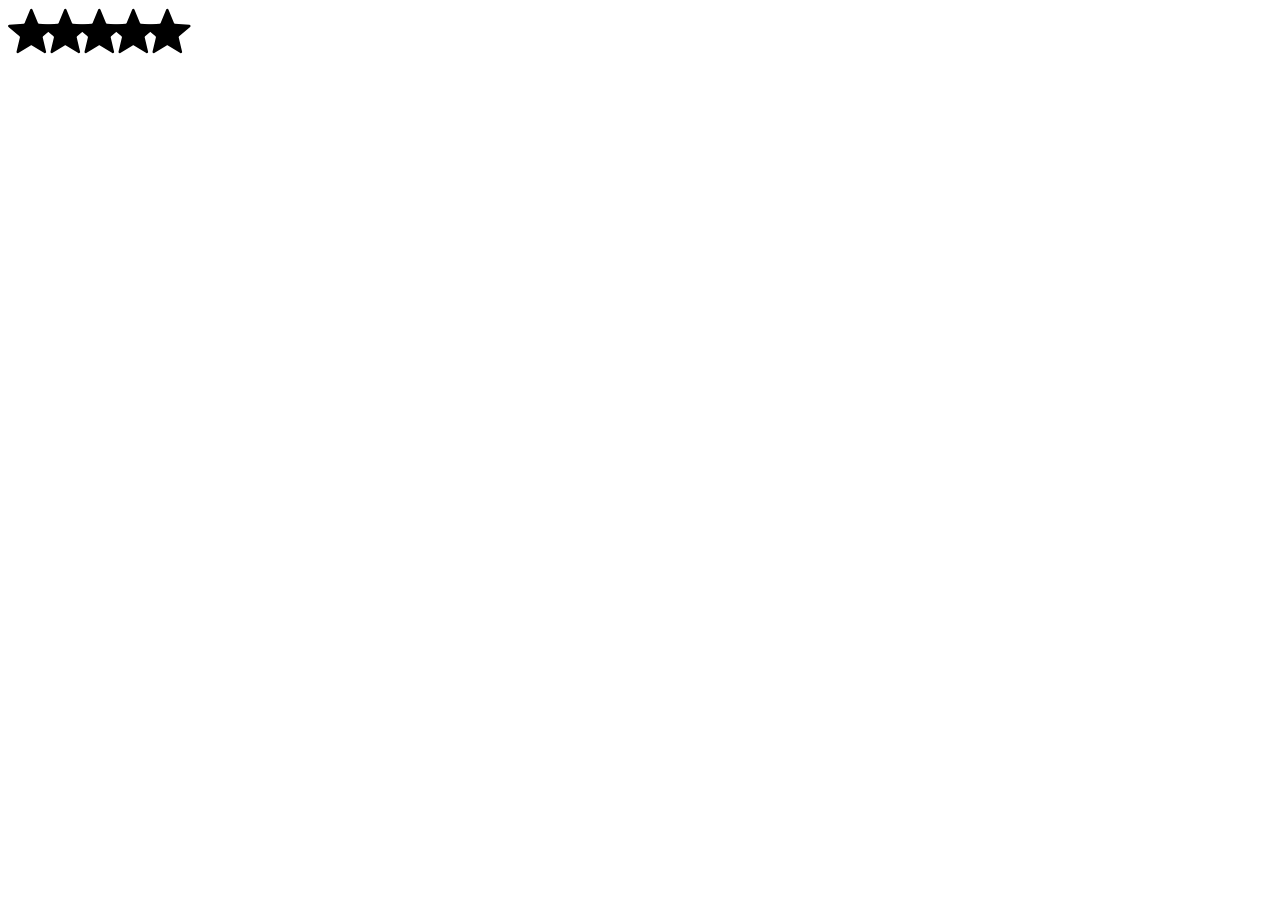
<file: stelle.html>
<!DOCTYPE html>
<html lang="en">
  <head>
    <meta charset="UTF-8" />
    <meta name="viewport" content="width=device-width, initial-scale=1.0" />
    <title>Document</title>
    <style>
      .star {
        display: inline-block;
        width: 30px;
        height: 30px;
        cursor: pointer;
      }

      .star img {
        width: 100%;
        height: 100%;
        fill: #ccc;
      }

      .star.active img,
      .star:hover img {
        fill: gold;
      }
    </style>
  </head>
  <body>
    <div class="star-rating" data-rating="0">
      <span class="star" data-value="1">
        <svg
          width="47"
          height="46"
          viewBox="0 0 47 46"
          fill="none"
          xmlns="http://www.w3.org/2000/svg"
        >
          <path
            d="M22.2044 1.55551C22.6143 0.569963 24.0104 0.569964 24.4203 1.55552L29.9874 14.9402C30.1602 15.3557 30.5509 15.6396 30.9994 15.6756L45.4494 16.834C46.5134 16.9193 46.9448 18.2471 46.1341 18.9415L35.1248 28.3722C34.7831 28.6649 34.6338 29.1242 34.7382 29.5619L38.1018 43.6626C38.3494 44.7009 37.2199 45.5215 36.309 44.9651L23.9379 37.4089C23.5538 37.1743 23.0709 37.1743 22.6868 37.4089L10.3157 44.9651C9.40478 45.5215 8.27528 44.7009 8.52295 43.6626L11.8865 29.5619C11.9909 29.1242 11.8416 28.6649 11.4999 28.3722L0.490575 18.9415C-0.320069 18.2471 0.111362 16.9193 1.17535 16.834L15.6253 15.6756C16.0738 15.6396 16.4645 15.3557 16.6374 14.9402L22.2044 1.55551Z"
            fill="black"
          />
        </svg>
      </span>
      <span class="star" data-value="2">
        <svg
          width="47"
          height="46"
          viewBox="0 0 47 46"
          fill="none"
          xmlns="http://www.w3.org/2000/svg"
        >
          <path
            d="M22.2044 1.55551C22.6143 0.569963 24.0104 0.569964 24.4203 1.55552L29.9874 14.9402C30.1602 15.3557 30.5509 15.6396 30.9994 15.6756L45.4494 16.834C46.5134 16.9193 46.9448 18.2471 46.1341 18.9415L35.1248 28.3722C34.7831 28.6649 34.6338 29.1242 34.7382 29.5619L38.1018 43.6626C38.3494 44.7009 37.2199 45.5215 36.309 44.9651L23.9379 37.4089C23.5538 37.1743 23.0709 37.1743 22.6868 37.4089L10.3157 44.9651C9.40478 45.5215 8.27528 44.7009 8.52295 43.6626L11.8865 29.5619C11.9909 29.1242 11.8416 28.6649 11.4999 28.3722L0.490575 18.9415C-0.320069 18.2471 0.111362 16.9193 1.17535 16.834L15.6253 15.6756C16.0738 15.6396 16.4645 15.3557 16.6374 14.9402L22.2044 1.55551Z"
            fill="black"
          />
        </svg>
      </span>
      <span class="star" data-value="3">
        <svg
          width="47"
          height="46"
          viewBox="0 0 47 46"
          fill="none"
          xmlns="http://www.w3.org/2000/svg"
        >
          <path
            d="M22.2044 1.55551C22.6143 0.569963 24.0104 0.569964 24.4203 1.55552L29.9874 14.9402C30.1602 15.3557 30.5509 15.6396 30.9994 15.6756L45.4494 16.834C46.5134 16.9193 46.9448 18.2471 46.1341 18.9415L35.1248 28.3722C34.7831 28.6649 34.6338 29.1242 34.7382 29.5619L38.1018 43.6626C38.3494 44.7009 37.2199 45.5215 36.309 44.9651L23.9379 37.4089C23.5538 37.1743 23.0709 37.1743 22.6868 37.4089L10.3157 44.9651C9.40478 45.5215 8.27528 44.7009 8.52295 43.6626L11.8865 29.5619C11.9909 29.1242 11.8416 28.6649 11.4999 28.3722L0.490575 18.9415C-0.320069 18.2471 0.111362 16.9193 1.17535 16.834L15.6253 15.6756C16.0738 15.6396 16.4645 15.3557 16.6374 14.9402L22.2044 1.55551Z"
            fill="black"
          />
        </svg>
      </span>
      <span class="star" data-value="4">
        <svg
          width="47"
          height="46"
          viewBox="0 0 47 46"
          fill="none"
          xmlns="http://www.w3.org/2000/svg"
        >
          <path
            d="M22.2044 1.55551C22.6143 0.569963 24.0104 0.569964 24.4203 1.55552L29.9874 14.9402C30.1602 15.3557 30.5509 15.6396 30.9994 15.6756L45.4494 16.834C46.5134 16.9193 46.9448 18.2471 46.1341 18.9415L35.1248 28.3722C34.7831 28.6649 34.6338 29.1242 34.7382 29.5619L38.1018 43.6626C38.3494 44.7009 37.2199 45.5215 36.309 44.9651L23.9379 37.4089C23.5538 37.1743 23.0709 37.1743 22.6868 37.4089L10.3157 44.9651C9.40478 45.5215 8.27528 44.7009 8.52295 43.6626L11.8865 29.5619C11.9909 29.1242 11.8416 28.6649 11.4999 28.3722L0.490575 18.9415C-0.320069 18.2471 0.111362 16.9193 1.17535 16.834L15.6253 15.6756C16.0738 15.6396 16.4645 15.3557 16.6374 14.9402L22.2044 1.55551Z"
            fill="black"
          />
        </svg>
      </span>
      <span class="star" data-value="5">
        <svg
          width="47"
          height="46"
          viewBox="0 0 47 46"
          fill="none"
          xmlns="http://www.w3.org/2000/svg"
        >
          <path
            d="M22.2044 1.55551C22.6143 0.569963 24.0104 0.569964 24.4203 1.55552L29.9874 14.9402C30.1602 15.3557 30.5509 15.6396 30.9994 15.6756L45.4494 16.834C46.5134 16.9193 46.9448 18.2471 46.1341 18.9415L35.1248 28.3722C34.7831 28.6649 34.6338 29.1242 34.7382 29.5619L38.1018 43.6626C38.3494 44.7009 37.2199 45.5215 36.309 44.9651L23.9379 37.4089C23.5538 37.1743 23.0709 37.1743 22.6868 37.4089L10.3157 44.9651C9.40478 45.5215 8.27528 44.7009 8.52295 43.6626L11.8865 29.5619C11.9909 29.1242 11.8416 28.6649 11.4999 28.3722L0.490575 18.9415C-0.320069 18.2471 0.111362 16.9193 1.17535 16.834L15.6253 15.6756C16.0738 15.6396 16.4645 15.3557 16.6374 14.9402L22.2044 1.55551Z"
            fill="black"
          />
        </svg>
      </span>
    </div>
    <div class="rating-value"></div>
  </body>
  <script>
    const stars = document.querySelectorAll('.star');

    for (let i = 0; i < stars.length; i++) {
      // applica for loop per ogni elemento in stars
      const star = stars[i]; // selezione la singola star

      star.addEventListener('mouseover', () => {
        // assegna ad ogni star un event listener 'mouseover'

        for (let j = 0; j <= i; j++) {
          // applica un for loop fino all'ultimo indice selezionato delle stars

          const paths = stars[j].querySelectorAll('path'); // crea un'array con tutte le paths delle stars fino ad ora selezionate
          paths.forEach((path) => {
            path.setAttribute('fill', 'yellow'); // ad ogni star selezionata applica un fill 'yellow'
          });
        }

        // ciclo for per assegnare alle stelle dopo quella selezionata un fill 'black'

        for (let k = i + 1; k < stars.length; k++) {
          // far partire il loop dall'indice + 1 dell'ultima stella selezionata, fino alla fine della lunghezza di stars

          const paths = stars[k].querySelectorAll('path'); // crea un'array di tutte le paths delle stars da k fino all'ultimo indice
          paths.forEach((path) => {
            path.setAttribute('fill', 'black'); // ad ogni path applica un fill black
          });
        }
      });
    }

    /*

    stars.forEach((star, index) => {
      star.addEventListener('mouseover', () => {
        for (let i = 0; i <= index; i++) {
          const paths = stars[i].querySelectorAll('path');
          paths.forEach((path) => {
            path.setAttribute('fill', 'yellow'); // Change fill color to yellow on mouseover
          });
        }
      });
      */

    /*
    for (let i = 0; i < stars.length; i++) {
      const star = stars[i];

      star.addEventListener('mouseover', () => {
        const paths = stars[i].querySelectorAll('path');
        for (let j = 0; j < paths.length; j++) {
          const path = paths[j];
          path.setAttribute('fill', 'yellow'); //
        }

        for (let i = index + 1; i < stars.length; i++) {
          const paths = stars[i].querySelectorAll('path');
          for (let j = 0; j < paths.length; j++) {
            const path = paths[j];
            path.setAttribute('fill', 'black');
          }
        }
      });
    }
    */
  </script>
</html>
</file>
<file: Assets/CSS/style.css>
/* GENERICO */

@import url('https://fonts.googleapis.com/css2?family=Inter:wght@100;200;300;400;500;600;700;800;900&family=Outfit:wght@100;200;300;400;500;600;700;800;900&display=swap');

html {
    height: 100%;
    font-family: 'Inter', sans-serif;
    color: #dcd2e1;
    font-weight: 300;
}

.backgroundContainer {
    position: fixed;
    top: 0;
    left: 0;
    width: 100%;
    height: 100%;
    background-image: url(../IMG/bg.jpg);
    background-position: center;
    background-size: cover;
    background-repeat: no-repeat;
    background-attachment: fixed;
    z-index: -1;
  }

h1, h2, h3, h4 {
    font-family: 'Outfit', sans-serif;
}

span {
    font-weight: bold;
}

/* HEADER */

header {
    padding: 3vh 0 6vh 5vw;
}

header img {
    width: 10vw;
}

/* PAGINA 1 - LORENZO */

#paginaWelcome{
    margin: 0 7vw 0 7vw;
}

#paginaWelcome h1 {
    margin: 0;
    font-size: 4em;
    justify-items: start;
    width: 35%;
    line-height: 0.8em;
    font-weight: 500;
}

#paginaWelcome h2 {
    color: #c2128d;
    margin: 8vh 0 4vh 0;
    font-size: 2em;
}

#paginaWelcome p {
    margin: 1vh 0 4vh 0;
    width: 50%;
    font-size: 1.2em;
}

#paginaWelcome ul {
    margin: 3vh 0 18vh 0;
}

#paginaWelcome li {
    margin: 1vh 0 0 0;
    font-size: 1em;
}

#paginaWelcome form input[type='checkbox'] {
    vertical-align: middle;
    height: 25px;
    width: 25px;
    -webkit-appearance: none;
    -moz-appearance: none;
    -o-appearance: none;
    appearance: none;
    border: 3px solid white;
    border-radius: 3px;
    outline: none;
    transition-duration: 0.3s;
    background-color: transparent;
    cursor: pointer;
    position: relative;
}

#paginaWelcome form input[type='checkbox']:checked {
    border: 1px solid black;
    background-color: #ffffff;
  }

  #paginaWelcome form input[type='checkbox']:checked:before {
    content: '\2713';
    font-size: 21px;
    font-weight: 800;
    color: rgb(0, 0, 0);
    position: absolute;
    top: 50%;
    left: 50%;
    transform: translate(-50%, -50%);
}

#paginaWelcome button {
    padding: 2vh 5vw 2vh 5vw;
    background-color: #00ffff;
    border: 0;
    font-size: 1.3em;
    font-weight: 700;
    text-shadow: 0px 1px 1px #0a9191;
    margin: 0;
    cursor: pointer;
    box-shadow: 0px 0px 0px rgba(0, 0, 0, 0);
    transition: box-shadow 0.2s ease;
}

#paginaWelcome button:hover {
    box-shadow: 0px 0px 25px #00ffff;
}

#paginaWelcome button:active {
    box-shadow: 0px 0px 25px #ffffff;
}

#checkBoxDiv {
    width: 49.5%;
    display: inline-block;
        position: absolute;
    top: 87%;
    left: 7%;
}

#divBottoneProceed {
    text-align: right;
    display: inline-block;
    width: 49.5%;
}

#divflaggaLaCheckbox {
    width: 54%;
    position: absolute;
    top: 72.5%;
}

#flaggaLaCheckbox {
    padding: 20px 30px;
    background-color: rgba(255, 255, 255, 0.15);
    font-size: 1.2em;
    font-weight: 600;
    text-align: center;
}

#bottoneProceed {
    position: absolute;
    top: 85%;
    right: 10%;
}

#paginaWelcome form {
    margin: 0;
}

/* PAGINA DIFFICOLTA */
#paginaDifficolta {
    margin: 0 10vw 0 10vw;
}

#paginaDifficolta h1 {
    text-align: center;
    font-size: 3.5em;
    font-weight: 600;
}

#paginaDifficolta h2 {
    text-align: center;
    font-size: 2.5em;
    font-weight: 600;
    margin: 10vh 0 5vh 0;
}

#paginaDifficolta div {
    text-align: center;
}

#paginaDifficolta button {
    margin: 10vh 1vw 0 1vw;
    padding: 1.5vh 5vw 1.5vh 5vw;
    background-color: rgba(255, 255, 255, 0);
    border: 2px solid #dcd2e1;
    color: #dcd2e1;
    font-size: 1.2em;
    font-weight: 600;
    letter-spacing: 1px;
    box-shadow: 0px 0px 0px rgba(0, 0, 0, 0);
    transition: box-shadow 0.2s ease;
}

#paginaDifficolta button:hover {
    background-color: #00ffff;
    opacity: 0.8;
    color: black;
    border: 2px solid #e2f4ff;
    box-shadow: 0px 0px 25px #525cee;
    cursor: pointer;
}

#paginaDifficolta input {
    padding: 0 0 0 0.5vw;
    background-color: rgba(255, 255, 255, 0.2);
    width: 8vw;
    height: 6vh;
    border: none;
    border-radius: 5px;
    color: #dcd2e1;
    font-size: 1.5em;
    font-weight: 600;
    text-align: center;
}

/* PAGINA 2 - OMAR */

#paginaDomande {
    margin: 0 10vw 0 10vw;
}

#timer {
    text-align: center;
    position: absolute;
    top: 6%;
    right: 3%;
}

#paginaDomande h1 {
    text-align: center;
    font-size: 2.5em;
    margin: 0 20vw 15vh 20vw;
    font-weight: 500;
}

#paginaDomande button {
    width: 25vw;
    margin: 1.5vh 2vw;
    padding: 2.5vh 0;
    background-color: rgba(255, 255, 255, 0.13);
    color: #dcd2e1;
    border: 3px solid #ffffff;
    border-radius: 35px;
    font-size: 1.3em;
    font-weight: 500;
    transition: background 1.5s ease;
}

#paginaDomande button:hover {
    background: linear-gradient(#c2128d, #850b60);
    border: 3px solid #df4ab2;
    cursor: pointer;
    transition: background 1.5s ease;
}

#paginaDomande .bottoneRispostaCorretta:active {
    background: linear-gradient(#12c238, #0b8515);
    border: 3px solid #05860b;
}

#paginaDomande .bottoneRispostaSbagliata:active {
    background: linear-gradient(#c2124d, #850b1f);
    border: 3px solid #860525;
}

#paginaDomande .bottoneRispostaCorrettaCliccato {
    background: linear-gradient(#12c238, #0b8515);
    border: 3px solid #09ca13;
}

#paginaDomande .bottoneRispostaSbagliataCliccato {
    background: linear-gradient(#c2124d, #850b1f);
    border: 3px solid #b40934;
}

#divContenitoreBottoniDomande {
    text-align: center;
    position: absolute;
    top: 50%;
    right: 20%;
    left: 20%;
}

#paginaDomandeDivP {
    position: absolute;
    text-align: center;
    top: 90%;
    left: 43%;
    text-align: center;
    font-weight: 500;
    font-size: 1.2em;
    font-family: 'Outfit', sans-serif;
    letter-spacing: 3px;
}

#paginaDomandeDivP span {
    color: #c2128d;
}

#paginaDomandeDivP #numeroDomandaCorrente {
    color: #dcd2e1;
    font-weight: 500;
}

/* PAGINA 3 - MARCO */

#paginaRisultati{
    margin: 0 7vw 0 7vw;
}

#paginaRisultati h1 {
    text-align: center;
    font-size: 3.5em;
    margin: 0;
}

#summaryP {
    text-align: center;
    font-size: 1.5em;
    font-family: 'Outfit', sans-serif;
    font-weight: 400;
    margin: 1vh 0 5vh 0;
}

#divCorrectWrongGrafico {
    margin: 0 0 5vh 0;
}

#divCorrectWrongGrafico div {
    display: inline-block;
}

#divCorrect {
    width: 25%;
}

#divCorrect h2 {
    margin: 0;
    font-size: 3.5em;
    line-height: 1em;
    font-weight: 400;
}

#divCorrect p {
    font-family: 'Outfit', sans-serif;
    font-size: 1.4em;
}

#divGraficoResults {
    width: 49%;
    vertical-align: middle;
    text-align: center;
}

#primoPGrafico {
    font-weight: 600;
    font-size: 1.2em;
}

#primoPGrafico span {
    color: #00ffff;
}

#secondoPGrafico {
    font-size: 0.9em;
}

#divWrong {
    width: 25%;
    text-align: right;
}

#divWrong h2 {
    margin: 0;
    font-size: 3.5em;
    line-height: 1em;
    font-weight: 400;
}

#divWrong p {
    font-family: 'Outfit', sans-serif;
    font-size: 1.4em;
}

#divRateUs {
    text-align: center;
    margin: 0 0 5vh 0;
}

#divRateUs button {
    padding: 1.5vh 5vw 1.5vh 5vw;
    background-color: rgba(255, 255, 255, 0);
    border: 2px solid #dcd2e1;
    color: #dcd2e1;
    font-size: 1.2em;
    font-weight: 600;
    letter-spacing: 1px;
    box-shadow: 0px 0px 0px rgba(0, 0, 0, 0);
    transition: box-shadow 0.2s ease;
}

#divRateUs button:hover {
    box-shadow: 0px 0px 25px #525cee;
    cursor: pointer;
}

#divRateUs button:active {
    background-color: rgba(255, 255, 255, 0.1);
}

/* PAGINA 4 - */

#paginaFeedback {
    margin: 0 10vw 0 10vw;
    text-align: center;
}

#paginaFeedback h1 {
    font-size: 3.5em;
}

#paginaFeedback p {
    font-size: 1.6em;
    font-weight: 400;
}

#paginaFeedback img {
    margin: 2vh 0 8vh 0;
}

#paginaFeedback input {
    background-color: rgba(255, 255, 255, 0);
    border: none;
    border-bottom: 2px solid #c2128d;
    width: 75%;
    margin: 0 0 12.5vh 0;
    color: #dcd2e1;
    font-size: 1.2em;
    padding: 1vh 2vw 1vh 2vw;
}

#paginaFeedback button {
    padding: 2vh 4vw 2vh 4vw;
    background-color: #00ffff;
    border: 0;
    font-size: 1.3em;
    font-weight: 700;
    text-shadow: 0px 1px 1px #0a9191;
    box-shadow: 0px 0px 0px rgba(0, 0, 0, 0);
    transition: box-shadow 0.2s ease;
}

#paginaFeedback button:hover {
    box-shadow: 0px 0px 25px #00ffff;
    cursor: pointer;
}

.stella {
    display: inline-block;
    cursor: pointer;
    margin: 0 0 10vh 0;
}

.stella path {
    fill: rgba(255, 255, 255, 0.2);
}

.stellaIlluminata path {
    fill: #00ffff;
}

/* GRAFICO SVG */

.svg-item {
    width: 400px;
    height: 400px;
    font-size: 16px;
  }
  .donut-ring {
    stroke: #00ffff;
  }
  
  .donut-segment {
    transform-origin: center;
    stroke: #c2128d;
  }
  
  .donut-text {
    font-family: 'Inter', sans-serif;
    fill: #00ffff;
  }
  
  .donut-label {
    font-size: 0.28em;
    font-weight: 700;
    line-height: 1;
    fill: #000;
    transform: translateY(0.25em);
  }
  
  .donut-percent {
    font-size: 0.5em;
    fill: white;
    line-height: 1;
    transform: translateY(0.5em);
  }
  
  .donut-paragraph {
    fill: white;
  }
  
  #divGraficoResults > svg > g > text:nth-child(2) > tspan {
    fill: #00ffff;
  }

/* TIMER */

.donut-ring2 {
    stroke: rgba(0, 0, 0, 0.4);
  }
  
.donut-segment2 {
    stroke: #00ffff;
  }

.animationTimer {
    stroke-dasharray: 400;
    stroke-dashoffset: 400;
    animation: fillDonut 60s linear forwards;
    transform-origin: 50% 50%; /* Imposta il punto di origine della trasformazione */
    transform: rotate(-90deg);
}

    @keyframes fillDonut {
    to {
      stroke-dashoffset: 0;
    }
  }

#esitoFeedback {
    display: flex;
    justify-content: center;
    align-items: center;
}

#titoloFeedback h2 {
    margin: 5vh 0 0 0;
    font-size: 2.5em;
    font-weight: 600;
}

#esitoFeedback img {
    width: 8vw;
    margin: 5vh 0 0 0;
}

#stellePiuFeedback img {
    width: 25px;
    margin-bottom: 1vh;
}

#stellePiuFeedback p {
    margin: 0;
    width: 15vw;
    color: #dcd2e1;
    font-size: 1.2em;
    font-weight: 500;
    word-wrap: break-word;
}

#divRiempiInput {
    text-align: center;
    background-color: rgba(255, 255, 255, 0.2);
    margin: 3vh 25vw 0 25vw;
}

#divRiempiInput p {
    padding: 1vh 0;
}
</file>
